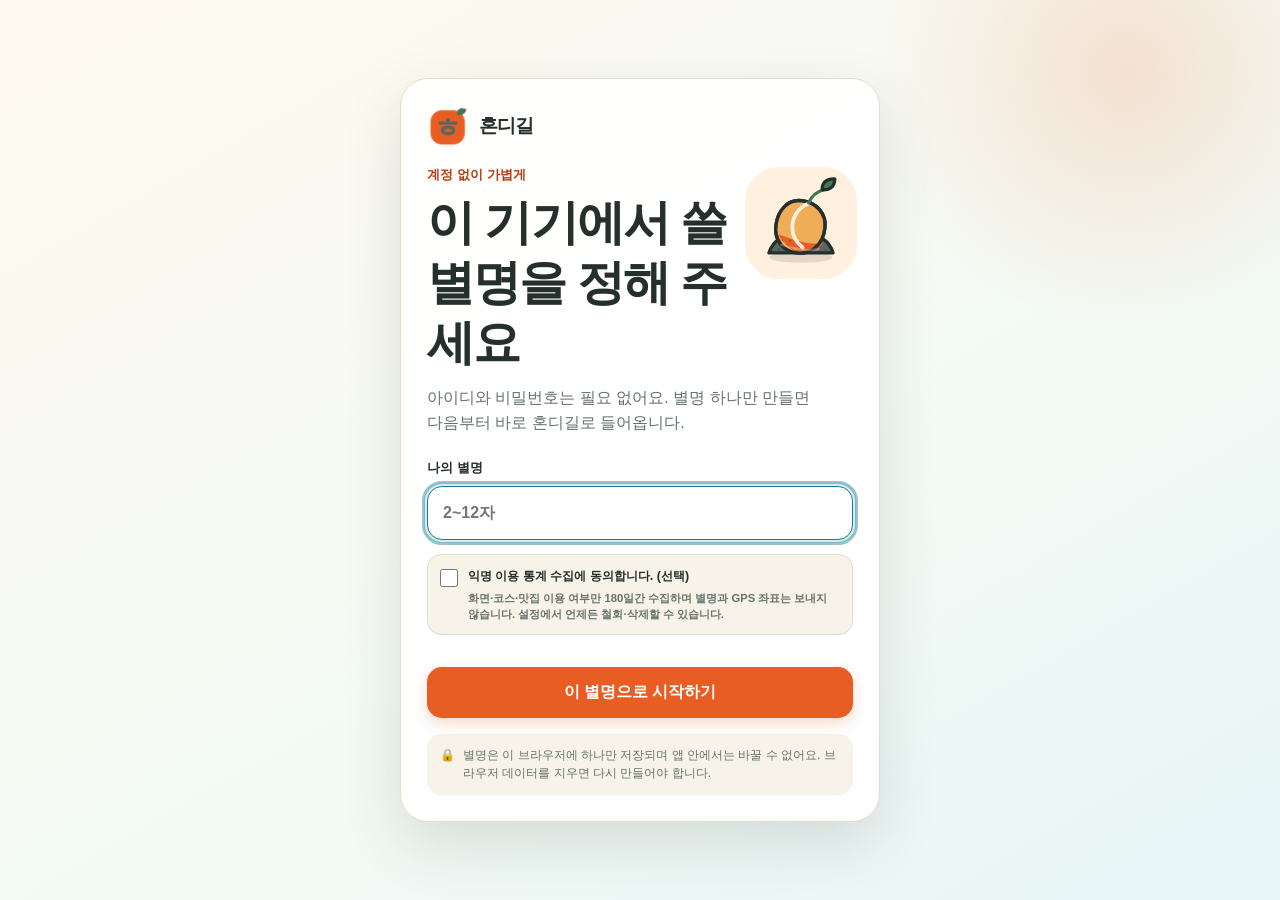
<file: index.html>
<!doctype html>
<html lang="ko">
<head>
  <meta charset="utf-8">
  <meta name="viewport" content="width=device-width,initial-scale=1,viewport-fit=cover">
  <meta name="theme-color" content="#fff9ed">
  <meta name="color-scheme" content="light">
  <meta name="description" content="제주를 걷고 달리며 나만의 제주방을 키우는 혼디길 MVP">
  <meta name="hondigil-api-base" content="https://api.hondigil.com/api/v1">
  <title>혼디길 | 제주 러닝·트래킹</title>
  <link rel="canonical" href="https://hondigil.com/">
  <link rel="icon" type="image/png" sizes="48x48" href="./static/assets/favicon-48x48.png?v=20260717-2">
  <link rel="shortcut icon" href="./static/assets/favicon.ico?v=20260717-2">
  <meta property="og:locale" content="ko_KR">
  <meta property="og:type" content="website">
  <meta property="og:site_name" content="혼디길">
  <meta property="og:title" content="혼디길 | 제주에서 혼디, 같이 걷는 길">
  <meta property="og:description" content="제주 코스를 걷고 달리며 나만의 제주방을 키워 보세요.">
  <meta property="og:url" content="https://hondigil.com/">
  <meta property="og:image" content="https://hondigil.com/static/assets/hondigil-og-1200x630.png?v=20260717-2">
  <meta property="og:image:secure_url" content="https://hondigil.com/static/assets/hondigil-og-1200x630.png?v=20260717-2">
  <meta property="og:image:type" content="image/png">
  <meta property="og:image:width" content="1200">
  <meta property="og:image:height" content="630">
  <meta property="og:image:alt" content="혼디길 사이트의 제주 러닝·트래킹 코스 메인 화면">
  <meta name="twitter:card" content="summary_large_image">
  <meta name="twitter:title" content="혼디길 | 제주에서 혼디, 같이 걷는 길">
  <meta name="twitter:description" content="제주 코스를 걷고 달리며 나만의 제주방을 키워 보세요.">
  <meta name="twitter:image" content="https://hondigil.com/static/assets/hondigil-og-1200x630.png?v=20260717-2">
  <meta name="twitter:image:alt" content="혼디길 사이트의 제주 러닝·트래킹 코스 메인 화면">
  <link rel="stylesheet" href="./static/vendor/leaflet/leaflet.css?v=1.9.4">
  <link rel="stylesheet" href="./static/assets/css/styles.css?v=20260721-3">
</head>
<body>
  <a class="skip-link" href="#main-content">본문으로 바로가기</a>
  <button class="sidebar-toggle" id="sidebarToggle" data-action="toggle-sidebar" aria-controls="desktopRail" aria-expanded="false" aria-label="사이드바 열기"><span id="sidebarToggleIcon" aria-hidden="true">☰</span></button>
  <button class="sidebar-scrim" data-action="close-sidebar" aria-label="사이드바 닫기"></button>
  <div class="app-shell">
    <aside class="desktop-rail" id="desktopRail" aria-label="주요 메뉴" aria-hidden="true">
      <a class="brand" href="#/home" data-nav="home"><span class="brand-mark" aria-hidden="true"><img src="./static/assets/favicon-48x48.png?v=20260717-3" alt=""></span><span>혼디길</span></a>
      <nav class="rail-nav" id="desktopNav"></nav>
      <div class="rail-note">📍 주변 장소는 실제 등록 위치에 표시합니다. 운영 정보는 방문 전 다시 확인해 주세요.</div>
    </aside>
    <div>
      <main class="main" id="main-content" tabindex="-1"></main>
      <footer class="site-footer" aria-label="서비스 및 법적 안내">
        <div class="site-footer-inner">
          <div class="site-footer-meta"><strong>혼디길</strong><span>제주 러닝·트래킹 MVP</span></div>
          <div class="site-footer-links">
            <button class="site-footer-link" data-legal="terms">서비스 이용약관</button>
            <button class="site-footer-link privacy" data-legal="privacy">개인정보처리방침</button>
            <button class="site-footer-link" data-legal="location">위치정보 이용안내</button>
            <button class="site-footer-link" data-legal="safety">안전·운영 안내</button>
            <a class="site-footer-link" href="https://docs.google.com/forms/d/e/1FAIpQLSflTtIYIr5sU8e4uFTFPPi7fEAu3gDB-b3Y84ucuwyXuqHalA/viewform" target="_blank" rel="noopener noreferrer">운영 문의 ↗</a>
          </div>
          <p class="site-footer-note">코스·주변 장소 정보는 현장 상황과 다를 수 있으므로 이용 전 공식 안내를 확인해 주세요. © 2026 혼디길.</p>
        </div>
      </footer>
    </div>
  </div>
  <nav class="bottom-nav" id="bottomNav" aria-label="하단 메뉴"></nav>
  <div id="modalRoot"></div>
  <div class="toast" id="toast" role="status" aria-live="polite"></div>

  <script type="module" src="./static/assets/js/app.js?v=20260721-8"></script>
</body>
</html>
</file>
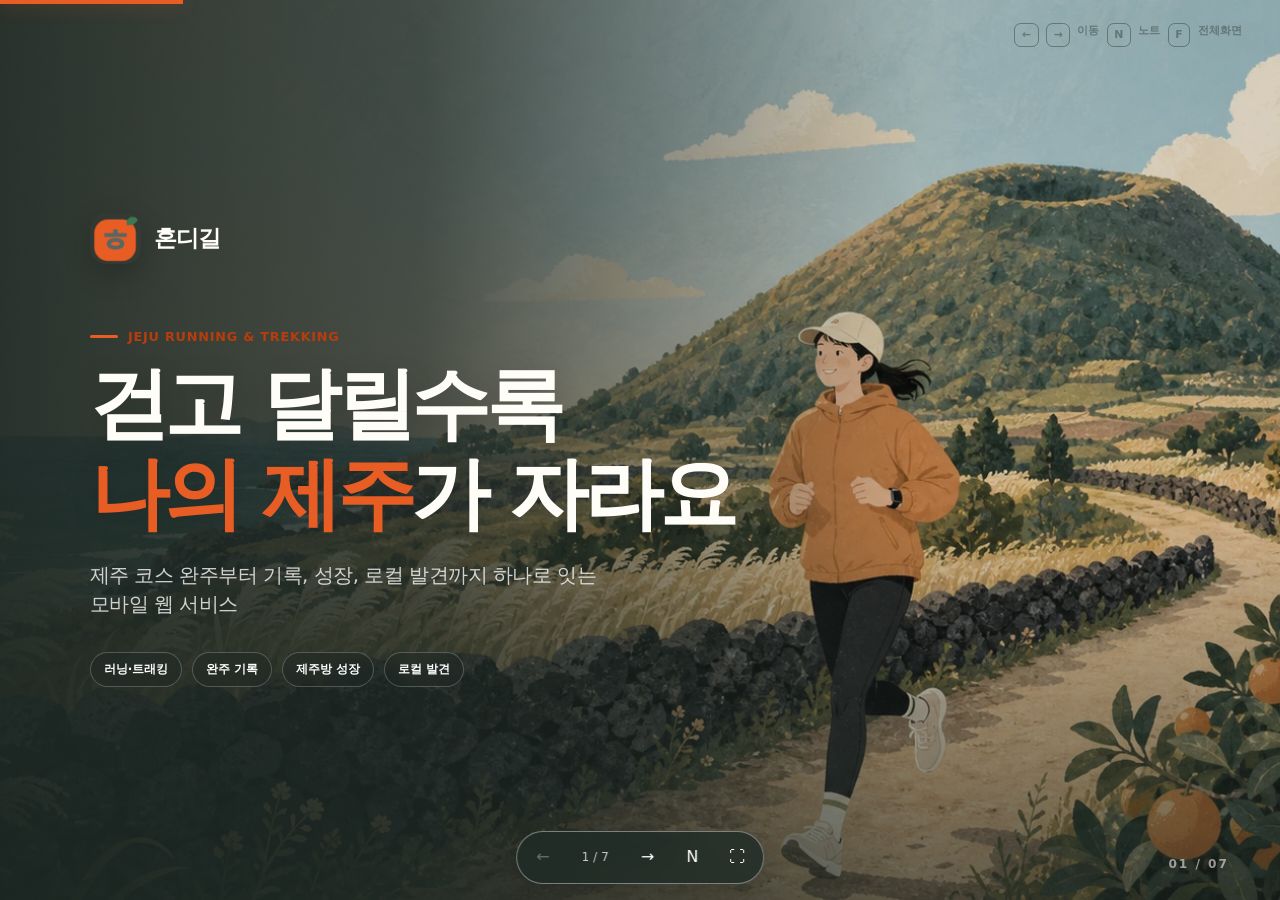
<file: presentation.html>
<!doctype html>
<html lang="ko">
<head>
  <meta charset="utf-8">
  <meta name="viewport" content="width=device-width,initial-scale=1,viewport-fit=cover">
  <meta name="theme-color" content="#fffaf0">
  <meta name="description" content="혼디길 제주 러닝·트래킹 서비스 3분 소개 발표자료">
  <title>혼디길 | 3분 서비스 소개</title>
  <link rel="icon" type="image/png" sizes="48x48" href="./static/assets/favicon-48x48.png">
  <style>
    :root {
      --paper: #fffaf0;
      --paper-deep: #f5efdf;
      --surface: rgba(255, 255, 255, .9);
      --ink: #25302c;
      --muted: #66736d;
      --line: rgba(69, 82, 79, .16);
      --orange: #e85d24;
      --orange-dark: #b83d0d;
      --orange-soft: #fff0df;
      --sea: #187a95;
      --sea-soft: #e6f6f8;
      --leaf: #477953;
      --leaf-soft: #e9f4e8;
      --basalt: #45524f;
      --shadow: 0 24px 80px rgba(37, 48, 44, .16);
      --shadow-soft: 0 12px 36px rgba(37, 48, 44, .1);
      --radius: 2rem;
      --font: Pretendard, "Apple SD Gothic Neo", "Noto Sans KR", "Malgun Gothic", system-ui, sans-serif;
    }

    * { box-sizing: border-box; }
    html, body { width: 100%; min-height: 100%; }
    html { background: #17201d; }
    body {
      margin: 0;
      overflow: hidden;
      color: var(--ink);
      background: #17201d;
      font-family: var(--font);
      line-height: 1.5;
      -webkit-font-smoothing: antialiased;
    }
    button, a { font: inherit; }
    button { color: inherit; }
    button:focus-visible, a:focus-visible {
      outline: 3px solid rgba(24, 122, 149, .55);
      outline-offset: 3px;
    }
    img { display: block; max-width: 100%; }

    .deck {
      position: relative;
      width: 100vw;
      height: 100svh;
      min-height: 34rem;
      overflow: hidden;
      background: var(--paper);
      isolation: isolate;
    }
    .deck::before {
      content: "";
      position: fixed;
      z-index: 20;
      top: 0;
      left: 0;
      width: var(--progress, 14.28%);
      height: 4px;
      background: var(--orange);
      box-shadow: 0 0 18px rgba(232, 93, 36, .45);
      transition: width .45s ease;
    }

    .slide {
      position: absolute;
      inset: 0;
      display: grid;
      align-items: center;
      padding: clamp(4rem, 7vh, 6.5rem) clamp(3.25rem, 7vw, 8.5rem) clamp(4.5rem, 8vh, 7rem);
      overflow: hidden;
      visibility: hidden;
      opacity: 0;
      transform: translateX(2.5rem) scale(.992);
      transition: opacity .38s ease, transform .48s cubic-bezier(.2, .78, .2, 1), visibility 0s .48s;
      background:
        radial-gradient(circle at 92% 3%, rgba(232, 93, 36, .12), transparent 24rem),
        radial-gradient(circle at 1% 100%, rgba(24, 122, 149, .11), transparent 26rem),
        var(--paper);
    }
    .slide.active {
      z-index: 2;
      visibility: visible;
      opacity: 1;
      transform: translateX(0) scale(1);
      transition-delay: 0s;
    }
    .slide.leaving {
      visibility: visible;
      transform: translateX(-2.5rem) scale(.992);
    }
    .slide::after {
      content: attr(data-index);
      position: absolute;
      right: clamp(2rem, 4vw, 4.5rem);
      bottom: clamp(1.5rem, 3vh, 2.5rem);
      color: rgba(37, 48, 44, .34);
      font-size: .76rem;
      font-weight: 900;
      letter-spacing: .16em;
    }

    .slide-inner {
      width: min(100%, 96rem);
      margin: 0 auto;
    }
    .kicker {
      display: flex;
      align-items: center;
      gap: .65rem;
      margin: 0 0 .8rem;
      color: var(--orange-dark);
      font-size: clamp(.72rem, 1vw, .95rem);
      font-weight: 900;
      letter-spacing: .06em;
      text-transform: uppercase;
    }
    .kicker::before {
      content: "";
      width: 1.75rem;
      height: 3px;
      border-radius: 999px;
      background: var(--orange);
    }
    h1, h2, h3, p { margin-top: 0; word-break: keep-all; overflow-wrap: break-word; }
    h1, h2, h3 { line-height: 1.13; letter-spacing: -.055em; }
    h1 { margin-bottom: 1.35rem; font-size: clamp(3.5rem, 7.3vw, 8.5rem); }
    h2 { margin-bottom: 1rem; font-size: clamp(2.4rem, 4.5vw, 5.6rem); }
    h3 { margin-bottom: .6rem; font-size: clamp(1.15rem, 1.7vw, 1.85rem); }
    .lead {
      max-width: 48rem;
      margin-bottom: 0;
      color: var(--muted);
      font-size: clamp(1rem, 1.55vw, 1.65rem);
      letter-spacing: -.025em;
    }
    .accent { color: var(--orange); }
    .sea { color: var(--sea); }
    .leaf { color: var(--leaf); }
    .tag {
      display: inline-flex;
      align-items: center;
      min-height: 2.2rem;
      padding: .45rem .82rem;
      border: 1px solid var(--line);
      border-radius: 999px;
      background: rgba(255, 255, 255, .7);
      color: var(--muted);
      font-size: clamp(.72rem, .92vw, .9rem);
      font-weight: 850;
    }

    /* 01 · Cover */
    .cover {
      padding: 0;
      align-items: stretch;
      background: #20342b;
    }
    .cover::after { color: rgba(255, 255, 255, .55); }
    .cover-media {
      position: absolute;
      inset: 0;
      width: 100%;
      height: 100%;
      object-fit: cover;
      object-position: 63% center;
      filter: saturate(.83) contrast(.98);
    }
    .cover-shade {
      position: absolute;
      inset: 0;
      background:
        linear-gradient(90deg, rgba(28, 39, 35, .94) 0%, rgba(28, 39, 35, .79) 33%, rgba(28, 39, 35, .14) 72%),
        linear-gradient(0deg, rgba(23, 32, 29, .58), transparent 42%);
    }
    .cover-content {
      position: relative;
      z-index: 1;
      display: flex;
      flex-direction: column;
      justify-content: center;
      width: min(100%, 96rem);
      height: 100%;
      margin: 0 auto;
      padding: clamp(4rem, 7vh, 7rem) clamp(3.25rem, 7vw, 8.5rem);
      color: #fffdf7;
    }
    .brand-lockup {
      display: flex;
      align-items: center;
      gap: .85rem;
      margin-bottom: clamp(2.5rem, 7vh, 6rem);
      font-size: clamp(1.25rem, 1.8vw, 2rem);
      font-weight: 950;
      letter-spacing: -.05em;
    }
    .brand-lockup img {
      width: clamp(2.8rem, 4vw, 4.4rem);
      height: clamp(2.8rem, 4vw, 4.4rem);
      border-radius: 1rem;
      box-shadow: 0 10px 28px rgba(0, 0, 0, .2);
    }
    .cover h1 {
      max-width: 9em;
      margin-bottom: 1.4rem;
      font-size: clamp(3.5rem, 6.2vw, 7.25rem);
      text-shadow: 0 5px 28px rgba(0, 0, 0, .15);
    }
    .cover .lead { max-width: 34rem; color: rgba(255, 255, 255, .78); }
    .cover-tags { display: flex; flex-wrap: wrap; gap: .6rem; margin-top: 2rem; }
    .cover .tag { border-color: rgba(255,255,255,.22); background: rgba(28,39,35,.38); color: #fff; backdrop-filter: blur(8px); }

    /* 02 · Problem */
    .problem-layout {
      display: grid;
      grid-template-columns: minmax(0, 1.1fr) minmax(32rem, .9fr);
      gap: clamp(2rem, 6vw, 7rem);
      align-items: center;
    }
    .question-line {
      margin-top: 2rem;
      color: var(--leaf);
      font-size: clamp(1.05rem, 1.55vw, 1.55rem);
      font-weight: 900;
      letter-spacing: -.035em;
    }
    .pain-stack { display: grid; gap: 1rem; }
    .pain-card {
      position: relative;
      display: grid;
      grid-template-columns: 3.4rem 1fr;
      gap: 1.1rem;
      align-items: center;
      padding: clamp(1rem, 1.5vw, 1.5rem);
      border: 1px solid var(--line);
      border-radius: 1.5rem;
      background: var(--surface);
      box-shadow: var(--shadow-soft);
    }
    .pain-card:nth-child(2) { transform: none; }
    .pain-no {
      display: grid;
      place-items: center;
      width: 3.4rem;
      height: 3.4rem;
      border-radius: 1.1rem;
      background: var(--orange-soft);
      color: var(--orange-dark);
      font-size: 1rem;
      font-weight: 950;
    }
    .pain-card h3 { margin: 0 0 .25rem; }
    .pain-card p { margin: 0; color: var(--muted); font-size: clamp(.78rem, 1vw, 1rem); }

    /* 03 · Solution */
    .solution .slide-inner { align-self: center; }
    .solution-title { display: flex; justify-content: space-between; gap: 2rem; align-items: end; }
    .solution-title .lead { max-width: 34rem; padding-bottom: .65rem; text-align: right; }
    .journey {
      position: relative;
      display: grid;
      grid-template-columns: repeat(3, minmax(0, 1fr));
      gap: clamp(1rem, 2vw, 2rem);
      margin-top: clamp(2.5rem, 6vh, 5rem);
    }
    .journey::before {
      content: "";
      position: absolute;
      z-index: -1;
      top: 2.35rem;
      left: 15%;
      right: 15%;
      border-top: 3px dashed rgba(71, 121, 83, .3);
    }
    .journey-card {
      min-height: clamp(14.5rem, 29vh, 20rem);
      padding: clamp(1.4rem, 2.2vw, 2.2rem);
      border: 1px solid var(--line);
      border-radius: var(--radius);
      background: var(--surface);
      box-shadow: var(--shadow-soft);
    }
    .journey-card:nth-child(2) { background: linear-gradient(155deg, #fff, var(--sea-soft)); }
    .journey-card:nth-child(3) { background: linear-gradient(155deg, #fff, var(--leaf-soft)); }
    .journey-icon {
      display: grid;
      place-items: center;
      width: 4.8rem;
      height: 4.8rem;
      margin-bottom: 1.8rem;
      border: 6px solid var(--paper);
      border-radius: 1.55rem;
      background: var(--orange);
      color: #fff;
      box-shadow: 0 9px 24px rgba(232, 93, 36, .22);
      font-size: 2rem;
    }
    .journey-card:nth-child(2) .journey-icon { background: var(--sea); box-shadow: 0 9px 24px rgba(24, 122, 149, .2); }
    .journey-card:nth-child(3) .journey-icon { background: var(--leaf); box-shadow: 0 9px 24px rgba(71, 121, 83, .2); }
    .journey-step { margin: 0 0 .25rem; color: var(--muted); font-size: .78rem; font-weight: 900; letter-spacing: .1em; }
    .journey-card p:last-child { margin: .9rem 0 0; color: var(--muted); font-size: clamp(.82rem, 1.04vw, 1.05rem); }

    /* 04 · Product */
    .product-layout {
      display: grid;
      grid-template-columns: minmax(0, .88fr) minmax(32rem, 1.12fr);
      gap: clamp(2rem, 5vw, 6rem);
      align-items: center;
    }
    .feature-list { display: grid; gap: .75rem; margin-top: 2rem; }
    .feature {
      display: grid;
      grid-template-columns: 2rem 1fr;
      gap: .8rem;
      align-items: start;
      padding: .75rem 0;
      border-bottom: 1px solid var(--line);
    }
    .feature:last-child { border-bottom: 0; }
    .feature-mark {
      display: grid;
      place-items: center;
      width: 2rem;
      height: 2rem;
      border-radius: .7rem;
      background: var(--leaf-soft);
      color: var(--leaf);
      font-size: .9rem;
      font-weight: 950;
    }
    .feature strong { display: block; margin-bottom: .15rem; font-size: clamp(.95rem, 1.17vw, 1.2rem); }
    .feature span { color: var(--muted); font-size: clamp(.76rem, .92vw, .95rem); }
    .device-stage {
      position: relative;
      display: grid;
      place-items: center;
      min-height: clamp(27rem, 62vh, 45rem);
    }
    .map-blob {
      position: absolute;
      inset: 7% 0 8% 12%;
      overflow: hidden;
      border-radius: 4rem 2rem 4rem 2rem;
      background:
        linear-gradient(29deg, transparent 48%, rgba(255,255,255,.75) 49% 51%, transparent 52%),
        linear-gradient(150deg, #ccecf2 0 43%, #9fc8a4 43% 65%, #78a381 65%);
      transform: rotate(2deg);
    }
    .route {
      position: absolute;
      left: 15%;
      top: 44%;
      width: 58%;
      height: 34%;
      border: .5rem solid var(--orange);
      border-left-color: transparent;
      border-bottom-color: transparent;
      border-radius: 50%;
      transform: rotate(-12deg);
      filter: drop-shadow(0 3px 0 rgba(255,255,255,.75));
    }
    .pin {
      position: absolute;
      display: grid;
      place-items: center;
      width: 2.6rem;
      height: 2.6rem;
      border: 4px solid #fff;
      border-radius: 50% 50% 50% 12%;
      background: var(--sea);
      color: #fff;
      box-shadow: 0 6px 18px rgba(22, 57, 62, .24);
      transform: rotate(-45deg);
    }
    .pin span { transform: rotate(45deg); font-size: 1rem; }
    .pin.one { top: 25%; right: 16%; }
    .pin.two { bottom: 20%; left: 13%; background: var(--orange); }
    .phone {
      position: relative;
      z-index: 1;
      width: min(22rem, 43vw);
      padding: .7rem;
      border: 1px solid rgba(255,255,255,.75);
      border-radius: 2.6rem;
      background: #21302b;
      box-shadow: 0 30px 70px rgba(25, 40, 35, .28);
      transform: rotate(-3deg);
    }
    .phone-screen {
      overflow: hidden;
      min-height: 31rem;
      border-radius: 2.05rem;
      background: var(--paper);
    }
    .phone-hero {
      position: relative;
      min-height: 9.6rem;
      padding: 1.35rem;
      background: linear-gradient(145deg, #dff5fb, #f8fbef);
    }
    .phone-hero::after { content: "🌅"; position: absolute; right: 1.1rem; bottom: .6rem; font-size: 4.7rem; }
    .phone-hero .mini-brand { margin-bottom: 2.25rem; color: var(--orange-dark); font-size: .7rem; font-weight: 900; }
    .phone-hero strong { position: relative; z-index: 1; display: block; max-width: 12rem; font-size: 1.28rem; line-height: 1.12; letter-spacing: -.05em; }
    .phone-body { padding: 1.2rem; }
    .phone-pills { display: flex; gap: .4rem; margin-bottom: .9rem; }
    .phone-pill { padding: .35rem .55rem; border-radius: 999px; background: #fff; border: 1px solid var(--line); font-size: .6rem; font-weight: 800; }
    .phone-stats { display: grid; grid-template-columns: repeat(3, 1fr); gap: .45rem; margin-bottom: .9rem; }
    .phone-stat { padding: .65rem .4rem; border-radius: .85rem; background: #f3efe5; text-align: center; font-size: .58rem; color: var(--muted); }
    .phone-stat b { display: block; margin-bottom: .1rem; color: var(--ink); font-size: .78rem; }
    .phone-map { position: relative; height: 7.5rem; overflow: hidden; border-radius: 1.05rem; background: linear-gradient(145deg,#cdeaf0 0 45%,#a7c9ac 45%); }
    .phone-map::before { content: ""; position: absolute; width: 75%; height: 75%; left: 8%; top: 9%; border: .35rem solid var(--orange); border-left-color: transparent; border-radius: 50%; transform: rotate(-14deg); }
    .phone-cta { margin-top: .85rem; padding: .8rem; border-radius: .9rem; background: var(--orange); color: #fff; text-align: center; font-size: .72rem; font-weight: 900; }

    /* 05 · Growth */
    .growth-layout {
      display: grid;
      grid-template-columns: minmax(29rem, 1.05fr) minmax(0, .95fr);
      gap: clamp(2rem, 6vw, 7rem);
      align-items: center;
    }
    .growth-visual {
      position: relative;
      min-height: clamp(26rem, 62vh, 43rem);
      border: 1px solid var(--line);
      border-radius: 3rem;
      background: linear-gradient(160deg, #fff, #eff7ee 60%, #e3f2f2);
      box-shadow: var(--shadow);
      overflow: hidden;
    }
    .growth-visual::before {
      content: "";
      position: absolute;
      left: -12%;
      right: -12%;
      bottom: -26%;
      height: 58%;
      border-radius: 50% 50% 0 0;
      background: var(--leaf);
      box-shadow: 0 -1.4rem 0 #83af7d;
    }
    .growth-orbit {
      position: absolute;
      inset: 10% 10% 21%;
      border: 2px dashed rgba(71, 121, 83, .28);
      border-radius: 50%;
      transform: rotate(-8deg);
    }
    .growth-item {
      position: absolute;
      z-index: 1;
      display: grid;
      place-items: center;
      width: clamp(7rem, 11vw, 11rem);
      aspect-ratio: 1;
      padding: 1rem;
      border: 1px solid rgba(69,82,79,.13);
      border-radius: 2rem;
      background: rgba(255,255,255,.92);
      box-shadow: var(--shadow-soft);
      text-align: center;
    }
    .growth-item img { width: 62%; height: 62%; object-fit: contain; }
    .growth-item span { margin-top: .35rem; font-size: clamp(.62rem, .82vw, .85rem); font-weight: 900; }
    .growth-item.stone { left: 9%; bottom: 17%; transform: rotate(-5deg); }
    .growth-item.seed { top: 9%; left: 38%; transform: rotate(3deg); }
    .growth-item.room { right: 6%; bottom: 25%; transform: rotate(6deg); }
    .room-icon { font-size: clamp(3.6rem, 6vw, 6.2rem); line-height: 1; }
    .growth-copy .lead { margin-bottom: 2rem; }
    .metric-pair { display: grid; grid-template-columns: 1fr 1fr; gap: 1rem; }
    .metric {
      padding: 1.3rem;
      border: 1px solid var(--line);
      border-radius: 1.35rem;
      background: rgba(255,255,255,.78);
    }
    .metric b { display: block; margin-bottom: .25rem; color: var(--orange); font-size: clamp(1.55rem, 2.3vw, 2.6rem); letter-spacing: -.05em; }
    .metric span { color: var(--muted); font-size: clamp(.74rem, .95vw, .96rem); }

    /* 06 · System */
    .system-title { display: grid; grid-template-columns: 1fr .8fr; gap: 2rem; align-items: end; }
    .system-title .lead { justify-self: end; max-width: 34rem; padding-bottom: .7rem; text-align: right; }
    .architecture {
      display: grid;
      grid-template-columns: repeat(4, minmax(0, 1fr));
      gap: clamp(.75rem, 1.6vw, 1.5rem);
      margin-top: clamp(2.4rem, 6vh, 5rem);
    }
    .arch-card {
      position: relative;
      min-height: clamp(14.5rem, 30vh, 21rem);
      padding: clamp(1.2rem, 1.8vw, 1.9rem);
      border: 1px solid var(--line);
      border-radius: 1.65rem;
      background: rgba(255,255,255,.84);
      box-shadow: var(--shadow-soft);
    }
    .arch-card:not(:last-child)::after {
      content: "→";
      position: absolute;
      z-index: 2;
      top: 50%;
      right: calc(clamp(.75rem, 1.6vw, 1.5rem) * -.78);
      display: grid;
      place-items: center;
      width: 1.75rem;
      height: 1.75rem;
      border-radius: 50%;
      background: var(--paper);
      color: var(--leaf);
      font-weight: 950;
      transform: translate(50%, -50%);
    }
    .arch-card.optional { border-style: dashed; background: rgba(230,246,248,.58); }
    .arch-icon { margin-bottom: 1.5rem; font-size: clamp(1.9rem, 2.6vw, 3rem); }
    .arch-card p { margin: .8rem 0 0; color: var(--muted); font-size: clamp(.74rem, .9vw, .92rem); }
    .arch-label { position: absolute; left: 1.3rem; bottom: 1.25rem; color: var(--leaf); font-size: .66rem; font-weight: 950; letter-spacing: .08em; text-transform: uppercase; }
    .optional .arch-label { color: var(--sea); }

    /* 07 · Closing */
    .closing {
      color: #fffdf7;
      background:
        radial-gradient(circle at 86% 18%, rgba(232, 93, 36, .25), transparent 24rem),
        radial-gradient(circle at 12% 90%, rgba(24, 122, 149, .23), transparent 30rem),
        #20342b;
    }
    .closing::after { color: rgba(255, 255, 255, .5); }
    .closing .slide-inner { text-align: center; transform: translateY(-2.5rem); }
    .closing .kicker { justify-content: center; color: #ffb17f; }
    .closing h2 { max-width: 13ch; margin: 0 auto 1.4rem; font-size: clamp(3rem, 5.8vw, 7.2rem); }
    .closing .lead { max-width: 42rem; margin: 0 auto; color: rgba(255,255,255,.72); }
    .closing-actions { display: flex; justify-content: center; flex-wrap: wrap; gap: .75rem; margin-top: 2.3rem; }
    .closing-link {
      display: inline-flex;
      align-items: center;
      justify-content: center;
      min-height: 3.4rem;
      padding: .85rem 1.4rem;
      border-radius: 1rem;
      background: var(--orange);
      color: #fff;
      font-weight: 900;
      text-decoration: none;
      box-shadow: 0 12px 28px rgba(232, 93, 36, .24);
    }
    .closing-note { margin: 1.4rem 0 0; color: rgba(255,255,255,.54); font-size: .78rem; }
    .closing-mark {
      width: clamp(5rem, 8vw, 8rem);
      margin: 0 auto 1.8rem;
      border-radius: 2rem;
      box-shadow: 0 18px 42px rgba(0,0,0,.22);
    }

    /* Controls & notes */
    .controls {
      position: fixed;
      z-index: 50;
      left: 50%;
      bottom: max(1rem, env(safe-area-inset-bottom));
      display: flex;
      align-items: center;
      gap: .35rem;
      padding: .38rem;
      border: 1px solid rgba(255,255,255,.4);
      border-radius: 999px;
      background: rgba(31, 43, 39, .82);
      box-shadow: 0 10px 30px rgba(0,0,0,.2);
      backdrop-filter: blur(12px);
      transform: translateX(-50%);
      transition: opacity .2s ease;
    }
    .controls button {
      display: grid;
      place-items: center;
      min-width: 2.45rem;
      height: 2.45rem;
      padding: 0 .7rem;
      border: 0;
      border-radius: 999px;
      background: transparent;
      color: #fff;
      cursor: pointer;
    }
    .controls button:hover { background: rgba(255,255,255,.12); }
    .controls button:disabled { opacity: .32; cursor: default; }
    .counter { min-width: 3.4rem; color: rgba(255,255,255,.75); text-align: center; font-size: .75rem; font-variant-numeric: tabular-nums; }
    .keyboard-hint {
      position: fixed;
      z-index: 30;
      right: clamp(1.5rem, 3vw, 3rem);
      top: clamp(1.2rem, 2.5vh, 2.2rem);
      display: flex;
      gap: .45rem;
      color: rgba(37,48,44,.42);
      font-size: .68rem;
      font-weight: 800;
    }
    .cover .keyboard-hint, .closing .keyboard-hint { color: rgba(255,255,255,.58); }
    .key { padding: .2rem .42rem; border: 1px solid currentColor; border-radius: .42rem; }
    .notes-panel {
      position: fixed;
      z-index: 60;
      right: 1rem;
      bottom: 5rem;
      width: min(28rem, calc(100vw - 2rem));
      padding: 1.25rem 1.35rem;
      border: 1px solid rgba(255,255,255,.36);
      border-radius: 1.2rem;
      background: rgba(25, 34, 31, .94);
      color: #fff;
      box-shadow: 0 22px 60px rgba(0,0,0,.3);
      backdrop-filter: blur(14px);
      visibility: hidden;
      opacity: 0;
      transform: translateY(.75rem);
      transition: .2s ease;
    }
    .notes-panel.open { visibility: visible; opacity: 1; transform: translateY(0); }
    .notes-panel strong { display: block; margin-bottom: .55rem; color: #ffb17f; font-size: .72rem; letter-spacing: .08em; }
    .notes-panel p { margin: 0; color: rgba(255,255,255,.82); font-size: .9rem; line-height: 1.7; }
    .speaker-note { display: none; }

    @media (max-width: 900px) {
      .deck { min-height: 40rem; }
      .slide { padding: 4.3rem 1.4rem 5.5rem; overflow-y: auto; }
      .slide-inner { margin: auto; }
      .problem-layout, .product-layout, .growth-layout { grid-template-columns: 1fr; gap: 2rem; }
      .problem-layout { align-content: center; }
      .pain-stack { grid-template-columns: repeat(3, 1fr); }
      .pain-card { grid-template-columns: 1fr; align-content: start; }
      .pain-card:nth-child(2) { transform: none; }
      .journey { gap: .65rem; }
      .journey-card { min-height: 13rem; padding: 1.1rem; }
      .journey-icon { width: 3.6rem; height: 3.6rem; margin-bottom: 1rem; border-width: 4px; font-size: 1.5rem; }
      .product-layout { grid-template-columns: .85fr 1.15fr; }
      .product-layout h2 { font-size: clamp(2rem, 6vw, 3.8rem); }
      .feature-list { margin-top: 1rem; }
      .feature { padding: .45rem 0; }
      .device-stage { min-height: 28rem; }
      .phone { width: min(19rem, 43vw); }
      .phone-screen { min-height: 27rem; }
      .phone-map { height: 5rem; }
      .growth-layout { grid-template-columns: .95fr 1.05fr; }
      .growth-visual { min-height: 27rem; }
      .architecture { grid-template-columns: repeat(2, 1fr); }
      .arch-card { min-height: 10rem; }
      .arch-card:nth-child(2)::after { display: none; }
      .system-title { grid-template-columns: 1fr; }
      .system-title .lead { justify-self: start; padding: 0; text-align: left; }
    }

    @media (max-width: 640px) {
      body { overflow-x: hidden; overflow-y: auto; }
      .deck { min-height: 100svh; height: auto; }
      .slide { position: relative; display: none; min-height: 100svh; }
      .slide.active { display: grid; }
      h1 { font-size: clamp(3rem, 17vw, 5rem); }
      h2 { font-size: clamp(2.2rem, 11vw, 3.5rem); }
      .cover { min-height: 100svh; padding: 0; }
      .cover-content { padding: 4rem 1.5rem 6rem; }
      .cover h1 { max-width: 7.8em; }
      .cover-media { object-position: 68% center; }
      .cover-shade { background: linear-gradient(90deg, rgba(28,39,35,.94), rgba(28,39,35,.45)), linear-gradient(0deg,rgba(23,32,29,.7),transparent 50%); }
      .problem-layout, .product-layout, .growth-layout { grid-template-columns: 1fr; }
      .pain-stack, .journey, .architecture { grid-template-columns: 1fr; }
      .pain-card { grid-template-columns: 3.2rem 1fr; }
      .journey::before, .arch-card::after { display: none !important; }
      .journey-card { min-height: 0; }
      .device-stage { min-height: 31rem; }
      .phone { width: 18rem; }
      .growth-visual { min-height: 26rem; }
      .growth-item { width: 7rem; }
      .metric-pair { grid-template-columns: 1fr; }
      .system-title { grid-template-columns: 1fr; }
      .keyboard-hint { display: none; }
      .controls { bottom: max(.7rem, env(safe-area-inset-bottom)); }
      .closing .slide-inner { transform: none; }
      .slide::after { display: none; }
    }

    @media (prefers-reduced-motion: reduce) {
      *, *::before, *::after { scroll-behavior: auto !important; transition-duration: .01ms !important; animation-duration: .01ms !important; }
    }

    @media print {
      @page { size: 16in 9in; margin: 0; }
      body { overflow: visible; background: #fff; }
      .deck { height: auto; min-height: 0; overflow: visible; }
      .deck::before, .controls, .keyboard-hint, .notes-panel { display: none !important; }
      .slide, .slide.active {
        position: relative;
        display: grid;
        width: 16in;
        height: 9in;
        padding: .65in 1in .75in;
        page-break-after: always;
        visibility: visible;
        opacity: 1;
        transform: none;
      }
      .cover { padding: 0; }
    }
  </style>
</head>
<body>
  <main class="deck" id="deck" aria-label="혼디길 서비스 소개 발표자료">
    <section class="slide cover active" data-index="01 / 07" aria-hidden="false">
      <img class="cover-media" src="./static/assets/hondigil-jeju-hero.webp" alt="제주 오름과 돌담길을 달리는 러너">
      <div class="cover-shade" aria-hidden="true"></div>
      <div class="cover-content">
        <div class="brand-lockup"><img src="./static/assets/favicon-48x48.png" alt=""><span>혼디길</span></div>
        <p class="kicker">Jeju running &amp; trekking</p>
        <h1>걷고 달릴수록<br><span class="accent">나의 제주</span>가 자라요</h1>
        <p class="lead">제주 코스 완주부터 기록, 성장, 로컬 발견까지 하나로 잇는 모바일 웹 서비스</p>
        <div class="cover-tags" aria-label="서비스 핵심 키워드">
          <span class="tag">러닝·트래킹</span><span class="tag">완주 기록</span><span class="tag">제주방 성장</span><span class="tag">로컬 발견</span>
        </div>
      </div>
      <aside class="speaker-note">안녕하세요. 제가 소개할 서비스는 ‘혼디길’입니다. 제주어로 ‘함께’를 뜻하는 혼디처럼, 제주의 길과 기록, 그리고 로컬 경험을 한 흐름으로 연결한 러닝·트래킹 서비스입니다.</aside>
    </section>

    <section class="slide" data-index="02 / 07" aria-hidden="true">
      <div class="slide-inner problem-layout">
        <div>
          <p class="kicker">Problem</p>
          <h2>좋은 길을 찾은 뒤에도<br><span class="accent">탐색은 계속</span>됩니다</h2>
          <p class="lead">코스를 고르고, 현장에서 안전하게 움직이고, 완주 뒤 무엇을 할지까지 정보가 여러 곳에 흩어져 있습니다.</p>
          <p class="question-line">“한 번에 이어지는 제주 경험은 없을까?”</p>
        </div>
        <div class="pain-stack" aria-label="사용자 문제 세 가지">
          <article class="pain-card"><div class="pain-no">01</div><div><h3>코스 정보의 파편화</h3><p>거리·난이도·안전 정보가 제각각</p></div></article>
          <article class="pain-card"><div class="pain-no">02</div><div><h3>완주 동기의 단절</h3><p>기록은 남아도 다음 행동으로 이어지지 않음</p></div></article>
          <article class="pain-card"><div class="pain-no">03</div><div><h3>로컬 경험과의 거리</h3><p>좋은 코스와 주변 장소를 따로 검색</p></div></article>
        </div>
      </div>
      <aside class="speaker-note">기존에는 코스의 거리와 난이도, 안전 정보를 따로 확인하고, 완주 뒤 갈 장소도 다시 검색해야 합니다. 기록도 숫자로만 남기 쉬워 다음 활동의 동기가 약합니다. 혼디길은 이 끊어진 경험을 하나로 잇는 데서 시작했습니다.</aside>
    </section>

    <section class="slide solution" data-index="03 / 07" aria-hidden="true">
      <div class="slide-inner">
        <div class="solution-title">
          <div><p class="kicker">Solution</p><h2>한 번의 완주를<br><span class="leaf">하나의 제주 경험</span>으로</h2></div>
          <p class="lead">선택 → 활동 → 보상의 짧고 분명한 흐름으로 첫 방문도 쉽게 시작합니다.</p>
        </div>
        <div class="journey">
          <article class="journey-card"><div class="journey-icon">🗺️</div><p class="journey-step">STEP 01</p><h3>내 길을 골라요</h3><p>10개 제주 코스를 유형·지역·거리·난이도로 탐색합니다.</p></article>
          <article class="journey-card"><div class="journey-icon">📍</div><p class="journey-step">STEP 02</p><h3>안전하게 걸어요</h3><p>실제 보행 경로와 준비물, GPS 인증으로 활동을 안내합니다.</p></article>
          <article class="journey-card"><div class="journey-icon">🌱</div><p class="journey-step">STEP 03</p><h3>나의 제주를 키워요</h3><p>완주 기록은 제주방의 성장과 주변 로컬 발견으로 이어집니다.</p></article>
        </div>
      </div>
      <aside class="speaker-note">사용 흐름은 세 단계입니다. 먼저 10개 코스 중 나에게 맞는 길을 고릅니다. 현장에서는 실제 보행 경로와 GPS 인증으로 출발과 도착을 확인합니다. 마지막으로 완주 기록이 제주방의 성장과 주변 로컬 장소 추천으로 이어집니다.</aside>
    </section>

    <section class="slide" data-index="04 / 07" aria-hidden="true">
      <div class="slide-inner product-layout">
        <div>
          <p class="kicker">Core experience</p>
          <h2>현장에서 필요한 정보만<br><span class="sea">한 화면에</span></h2>
          <p class="lead">보기 좋은 코스 카드에서 실제 활동과 완주까지 끊김 없이 이어집니다.</p>
          <div class="feature-list">
            <div class="feature"><span class="feature-mark">✓</span><div><strong>OpenStreetMap 보행 경로</strong><span>경로선과 실제 좌표 기반 주변 장소</span></div></div>
            <div class="feature"><span class="feature-mark">✓</span><div><strong>출발·도착 GPS 인증</strong><span>권한 거부와 오차 상황도 친절하게 안내</span></div></div>
            <div class="feature"><span class="feature-mark">✓</span><div><strong>식당·카페·주차장 연결</strong><span>코스 전후의 선택을 한 화면에서 해결</span></div></div>
          </div>
        </div>
        <div class="device-stage" aria-label="혼디길 코스 상세 화면 예시">
          <div class="map-blob" aria-hidden="true"><span class="route"></span><span class="pin one"><span>☕</span></span><span class="pin two"><span>🍚</span></span></div>
          <div class="phone">
            <div class="phone-screen">
              <div class="phone-hero"><div class="mini-brand">혼디길 · 애월</div><strong>애월 노을<br>해안길</strong></div>
              <div class="phone-body">
                <div class="phone-pills"><span class="phone-pill">러닝</span><span class="phone-pill">초급</span><span class="phone-pill">해안</span></div>
                <div class="phone-stats"><div class="phone-stat"><b>5.0 km</b>거리</div><div class="phone-stat"><b>48분</b>예상</div><div class="phone-stat"><b>노을</b>추천</div></div>
                <div class="phone-map" aria-hidden="true"></div>
                <div class="phone-cta">이 코스 시작하기</div>
              </div>
            </div>
          </div>
        </div>
      </div>
      <aside class="speaker-note">핵심 화면은 현장 사용에 집중했습니다. 코스 상세에서 거리와 소요 시간, 준비물과 안전 정보를 바로 확인하고, 지도에서는 보행 경로와 식당·카페·주차장을 함께 봅니다. GPS 권한이 없거나 오차가 커도 사용자가 다음 행동을 알 수 있게 안내합니다.</aside>
    </section>

    <section class="slide" data-index="05 / 07" aria-hidden="true">
      <div class="slide-inner growth-layout">
        <div class="growth-visual" aria-label="완주 기록에 따라 성장하는 제주방">
          <div class="growth-orbit" aria-hidden="true"></div>
          <div class="growth-item stone"><img src="./static/assets/dol-hareubang.svg" alt="돌하르방"><span>완주가 쌓일수록</span></div>
          <div class="growth-item seed"><img src="./static/assets/seed.svg" alt="귤나무 씨앗"><span>거리가 늘수록</span></div>
          <div class="growth-item room"><div class="room-icon" aria-hidden="true">🏡</div><span>제주방이 성장</span></div>
        </div>
        <div class="growth-copy">
          <p class="kicker">Motivation</p>
          <h2>기록은 숫자보다<br><span class="accent">기억에 남아야</span> 합니다</h2>
          <p class="lead">완주 횟수로 돌하르방이, 누적 거리로 귤나무가 자라며 나만의 제주방이 완성됩니다.</p>
          <div class="metric-pair">
            <div class="metric"><b>완주 횟수</b><span>돌하르방 레벨과 경험치</span></div>
            <div class="metric"><b>누적 거리</b><span>귤나무의 성장 단계</span></div>
          </div>
        </div>
      </div>
      <aside class="speaker-note">혼디길의 차별점은 기록을 감정적인 보상으로 바꾼다는 점입니다. 완주 횟수에 따라 돌하르방이 성장하고, 누적 거리에 따라 귤나무가 자랍니다. 사용자는 숫자 목록이 아니라 ‘내가 만든 제주방’을 보며 다음 코스를 시작할 이유를 얻습니다.</aside>
    </section>

    <section class="slide" data-index="06 / 07" aria-hidden="true">
      <div class="slide-inner">
        <div class="system-title">
          <div><p class="kicker">Reliable by design</p><h2>가볍게 시작하고<br><span class="leaf">안전하게 확장</span>합니다</h2></div>
          <p class="lead">정적 배포만으로 핵심 경험을 제공하고, 필요할 때 서버와 운영 데이터 수집을 연결합니다.</p>
        </div>
        <div class="architecture" aria-label="혼디길 기술 구성">
          <article class="arch-card"><div class="arch-icon">📱</div><h3>모바일 웹</h3><p>설치 없이 링크로 바로 시작하는 반응형 인터페이스</p><span class="arch-label">HTML · CSS · JS</span></article>
          <article class="arch-card"><div class="arch-icon">💾</div><h3>로컬 우선</h3><p>네트워크가 불안해도 기록 흐름과 화면 상태를 유지</p><span class="arch-label">localStorage</span></article>
          <article class="arch-card"><div class="arch-icon">🛡️</div><h3>서버 동기화</h3><p>세션·검증·관리 기능은 Django API로 안전하게 확장</p><span class="arch-label">Django REST</span></article>
          <article class="arch-card optional"><div class="arch-icon">📊</div><h3>운영 인사이트</h3><p>필요한 이벤트만 선택적으로 수집하고 재전송을 관리</p><span class="arch-label">Optional · Sheets</span></article>
        </div>
      </div>
      <aside class="speaker-note">구현은 정적 웹을 중심으로 설계했습니다. 그래서 GitHub Pages에서도 핵심 화면과 로컬 기록이 동작하고, 네트워크가 불안해도 흐름을 유지합니다. 서버가 연결되면 Django가 세션과 검증, 동기화를 담당하고, 운영 이벤트 수집은 선택적으로 확장할 수 있습니다.</aside>
    </section>

    <section class="slide closing" data-index="07 / 07" aria-hidden="true">
      <div class="slide-inner">
        <img class="closing-mark" src="./static/assets/favicon-48x48.png" alt="혼디길">
        <p class="kicker">One more path, one more Jeju</p>
        <h2>제주를 <span class="accent">소비하는 여행</span>에서<br>나만의 제주를 <span class="accent">쌓는 여행</span>으로</h2>
        <p class="lead">혼디길은 길을 추천하는 데서 끝나지 않고, 다시 걷고 싶은 이유를 만듭니다.</p>
        <div class="closing-actions"><a class="closing-link" href="https://hondigil.com/">혼디길 직접 보기 →</a></div>
        <p class="closing-note">감사합니다 · 질문을 받겠습니다</p>
      </div>
      <aside class="speaker-note">혼디길은 제주 코스를 추천하는 서비스에서 끝나지 않습니다. 한 번의 활동이 나만의 제주를 쌓는 경험이 되고, 다시 걷고 싶은 이유가 되도록 만들었습니다. 제주를 소비하는 여행에서 나만의 제주를 쌓는 여행으로, 혼디길입니다. 감사합니다.</aside>
    </section>

    <div class="keyboard-hint" aria-hidden="true"><span class="key">←</span><span class="key">→</span><span>이동</span><span class="key">N</span><span>노트</span><span class="key">F</span><span>전체화면</span></div>
    <nav class="controls" aria-label="슬라이드 조작">
      <button id="prevBtn" type="button" aria-label="이전 슬라이드">←</button>
      <span class="counter" id="counter" aria-live="polite">1 / 7</span>
      <button id="nextBtn" type="button" aria-label="다음 슬라이드">→</button>
      <button id="notesBtn" type="button" aria-label="발표자 노트 열기" aria-pressed="false">N</button>
      <button id="fullscreenBtn" type="button" aria-label="전체 화면으로 보기">⛶</button>
    </nav>
    <aside class="notes-panel" id="notesPanel" aria-live="polite"><strong id="notesTitle">발표자 노트 · 1 / 7</strong><p id="notesText"></p></aside>
  </main>

  <script>
    (() => {
      'use strict';
      const deck = document.getElementById('deck');
      const slides = [...document.querySelectorAll('.slide')];
      const prevBtn = document.getElementById('prevBtn');
      const nextBtn = document.getElementById('nextBtn');
      const notesBtn = document.getElementById('notesBtn');
      const fullscreenBtn = document.getElementById('fullscreenBtn');
      const counter = document.getElementById('counter');
      const notesPanel = document.getElementById('notesPanel');
      const notesTitle = document.getElementById('notesTitle');
      const notesText = document.getElementById('notesText');
      const parsedHash = Number.parseInt(location.hash.slice(1), 10);
      let current = Number.isFinite(parsedHash) ? Math.min(Math.max(parsedHash - 1, 0), slides.length - 1) : 0;
      let touchStartX = null;

      function update(next, direction = 1) {
        const target = Math.min(Math.max(next, 0), slides.length - 1);
        slides.forEach((slide, index) => {
          slide.classList.toggle('active', index === target);
          slide.classList.toggle('leaving', index !== target && ((direction > 0 && index < target) || (direction < 0 && index > target)));
          slide.setAttribute('aria-hidden', String(index !== target));
        });
        current = target;
        counter.textContent = `${current + 1} / ${slides.length}`;
        prevBtn.disabled = current === 0;
        nextBtn.disabled = current === slides.length - 1;
        deck.style.setProperty('--progress', `${((current + 1) / slides.length) * 100}%`);
        const note = slides[current].querySelector('.speaker-note');
        notesTitle.textContent = `발표자 노트 · ${current + 1} / ${slides.length}`;
        notesText.textContent = note ? note.textContent.trim() : '';
        const newHash = `#${current + 1}`;
        if (location.hash !== newHash) history.replaceState(null, '', newHash);
      }

      function move(step) { update(current + step, step); }
      function toggleNotes(force) {
        const open = typeof force === 'boolean' ? force : !notesPanel.classList.contains('open');
        notesPanel.classList.toggle('open', open);
        notesBtn.setAttribute('aria-pressed', String(open));
        notesBtn.setAttribute('aria-label', open ? '발표자 노트 닫기' : '발표자 노트 열기');
      }
      async function toggleFullscreen() {
        try {
          if (!document.fullscreenElement && document.documentElement.requestFullscreen) await document.documentElement.requestFullscreen();
          else if (document.exitFullscreen) await document.exitFullscreen();
        } catch (_) {
          fullscreenBtn.setAttribute('title', '이 브라우저에서는 전체 화면을 사용할 수 없습니다.');
        }
      }

      prevBtn.addEventListener('click', () => move(-1));
      nextBtn.addEventListener('click', () => move(1));
      notesBtn.addEventListener('click', () => toggleNotes());
      fullscreenBtn.addEventListener('click', toggleFullscreen);
      window.addEventListener('hashchange', () => {
        const page = Number.parseInt(location.hash.slice(1), 10);
        if (Number.isFinite(page)) update(page - 1, page - 1 >= current ? 1 : -1);
      });
      window.addEventListener('keydown', (event) => {
        if (event.key === 'ArrowRight' || event.key === 'PageDown' || event.key === ' ') { event.preventDefault(); move(1); }
        else if (event.key === 'ArrowLeft' || event.key === 'PageUp') { event.preventDefault(); move(-1); }
        else if (event.key === 'Home') { event.preventDefault(); update(0, -1); }
        else if (event.key === 'End') { event.preventDefault(); update(slides.length - 1, 1); }
        else if (event.key.toLowerCase() === 'n') toggleNotes();
        else if (event.key.toLowerCase() === 'f') toggleFullscreen();
        else if (event.key === 'Escape') toggleNotes(false);
      });
      deck.addEventListener('touchstart', (event) => { touchStartX = event.changedTouches[0].clientX; }, {passive: true});
      deck.addEventListener('touchend', (event) => {
        if (touchStartX === null) return;
        const delta = event.changedTouches[0].clientX - touchStartX;
        if (Math.abs(delta) > 50) move(delta < 0 ? 1 : -1);
        touchStartX = null;
      }, {passive: true});
      document.addEventListener('fullscreenchange', () => {
        fullscreenBtn.textContent = document.fullscreenElement ? '×' : '⛶';
        fullscreenBtn.setAttribute('aria-label', document.fullscreenElement ? '전체 화면 종료' : '전체 화면으로 보기');
      });

      update(current, 1);
    })();
  </script>
</body>
</html>
</file>
<file: static/vendor/leaflet/leaflet.css>
/* required styles */

.leaflet-pane,
.leaflet-tile,
.leaflet-marker-icon,
.leaflet-marker-shadow,
.leaflet-tile-container,
.leaflet-pane > svg,
.leaflet-pane > canvas,
.leaflet-zoom-box,
.leaflet-image-layer,
.leaflet-layer {
	position: absolute;
	left: 0;
	top: 0;
	}
.leaflet-container {
	overflow: hidden;
	}
.leaflet-tile,
.leaflet-marker-icon,
.leaflet-marker-shadow {
	-webkit-user-select: none;
	   -moz-user-select: none;
	        user-select: none;
	  -webkit-user-drag: none;
	}
/* Prevents IE11 from highlighting tiles in blue */
.leaflet-tile::selection {
	background: transparent;
}
/* Safari renders non-retina tile on retina better with this, but Chrome is worse */
.leaflet-safari .leaflet-tile {
	image-rendering: -webkit-optimize-contrast;
	}
/* hack that prevents hw layers "stretching" when loading new tiles */
.leaflet-safari .leaflet-tile-container {
	width: 1600px;
	height: 1600px;
	-webkit-transform-origin: 0 0;
	}
.leaflet-marker-icon,
.leaflet-marker-shadow {
	display: block;
	}
/* .leaflet-container svg: reset svg max-width decleration shipped in Joomla! (joomla.org) 3.x */
/* .leaflet-container img: map is broken in FF if you have max-width: 100% on tiles */
.leaflet-container .leaflet-overlay-pane svg {
	max-width: none !important;
	max-height: none !important;
	}
.leaflet-container .leaflet-marker-pane img,
.leaflet-container .leaflet-shadow-pane img,
.leaflet-container .leaflet-tile-pane img,
.leaflet-container img.leaflet-image-layer,
.leaflet-container .leaflet-tile {
	max-width: none !important;
	max-height: none !important;
	width: auto;
	padding: 0;
	}

.leaflet-container img.leaflet-tile {
	/* See: https://bugs.chromium.org/p/chromium/issues/detail?id=600120 */
	mix-blend-mode: plus-lighter;
}

.leaflet-container.leaflet-touch-zoom {
	-ms-touch-action: pan-x pan-y;
	touch-action: pan-x pan-y;
	}
.leaflet-container.leaflet-touch-drag {
	-ms-touch-action: pinch-zoom;
	/* Fallback for FF which doesn't support pinch-zoom */
	touch-action: none;
	touch-action: pinch-zoom;
}
.leaflet-container.leaflet-touch-drag.leaflet-touch-zoom {
	-ms-touch-action: none;
	touch-action: none;
}
.leaflet-container {
	-webkit-tap-highlight-color: transparent;
}
.leaflet-container a {
	-webkit-tap-highlight-color: rgba(51, 181, 229, 0.4);
}
.leaflet-tile {
	filter: inherit;
	visibility: hidden;
	}
.leaflet-tile-loaded {
	visibility: inherit;
	}
.leaflet-zoom-box {
	width: 0;
	height: 0;
	-moz-box-sizing: border-box;
	     box-sizing: border-box;
	z-index: 800;
	}
/* workaround for https://bugzilla.mozilla.org/show_bug.cgi?id=888319 */
.leaflet-overlay-pane svg {
	-moz-user-select: none;
	}

.leaflet-pane         { z-index: 400; }

.leaflet-tile-pane    { z-index: 200; }
.leaflet-overlay-pane { z-index: 400; }
.leaflet-shadow-pane  { z-index: 500; }
.leaflet-marker-pane  { z-index: 600; }
.leaflet-tooltip-pane   { z-index: 650; }
.leaflet-popup-pane   { z-index: 700; }

.leaflet-map-pane canvas { z-index: 100; }
.leaflet-map-pane svg    { z-index: 200; }

.leaflet-vml-shape {
	width: 1px;
	height: 1px;
	}
.lvml {
	behavior: url(#default#VML);
	display: inline-block;
	position: absolute;
	}


/* control positioning */

.leaflet-control {
	position: relative;
	z-index: 800;
	pointer-events: visiblePainted; /* IE 9-10 doesn't have auto */
	pointer-events: auto;
	}
.leaflet-top,
.leaflet-bottom {
	position: absolute;
	z-index: 1000;
	pointer-events: none;
	}
.leaflet-top {
	top: 0;
	}
.leaflet-right {
	right: 0;
	}
.leaflet-bottom {
	bottom: 0;
	}
.leaflet-left {
	left: 0;
	}
.leaflet-control {
	float: left;
	clear: both;
	}
.leaflet-right .leaflet-control {
	float: right;
	}
.leaflet-top .leaflet-control {
	margin-top: 10px;
	}
.leaflet-bottom .leaflet-control {
	margin-bottom: 10px;
	}
.leaflet-left .leaflet-control {
	margin-left: 10px;
	}
.leaflet-right .leaflet-control {
	margin-right: 10px;
	}


/* zoom and fade animations */

.leaflet-fade-anim .leaflet-popup {
	opacity: 0;
	-webkit-transition: opacity 0.2s linear;
	   -moz-transition: opacity 0.2s linear;
	        transition: opacity 0.2s linear;
	}
.leaflet-fade-anim .leaflet-map-pane .leaflet-popup {
	opacity: 1;
	}
.leaflet-zoom-animated {
	-webkit-transform-origin: 0 0;
	    -ms-transform-origin: 0 0;
	        transform-origin: 0 0;
	}
svg.leaflet-zoom-animated {
	will-change: transform;
}

.leaflet-zoom-anim .leaflet-zoom-animated {
	-webkit-transition: -webkit-transform 0.25s cubic-bezier(0,0,0.25,1);
	   -moz-transition:    -moz-transform 0.25s cubic-bezier(0,0,0.25,1);
	        transition:         transform 0.25s cubic-bezier(0,0,0.25,1);
	}
.leaflet-zoom-anim .leaflet-tile,
.leaflet-pan-anim .leaflet-tile {
	-webkit-transition: none;
	   -moz-transition: none;
	        transition: none;
	}

.leaflet-zoom-anim .leaflet-zoom-hide {
	visibility: hidden;
	}


/* cursors */

.leaflet-interactive {
	cursor: pointer;
	}
.leaflet-grab {
	cursor: -webkit-grab;
	cursor:    -moz-grab;
	cursor:         grab;
	}
.leaflet-crosshair,
.leaflet-crosshair .leaflet-interactive {
	cursor: crosshair;
	}
.leaflet-popup-pane,
.leaflet-control {
	cursor: auto;
	}
.leaflet-dragging .leaflet-grab,
.leaflet-dragging .leaflet-grab .leaflet-interactive,
.leaflet-dragging .leaflet-marker-draggable {
	cursor: move;
	cursor: -webkit-grabbing;
	cursor:    -moz-grabbing;
	cursor:         grabbing;
	}

/* marker & overlays interactivity */
.leaflet-marker-icon,
.leaflet-marker-shadow,
.leaflet-image-layer,
.leaflet-pane > svg path,
.leaflet-tile-container {
	pointer-events: none;
	}

.leaflet-marker-icon.leaflet-interactive,
.leaflet-image-layer.leaflet-interactive,
.leaflet-pane > svg path.leaflet-interactive,
svg.leaflet-image-layer.leaflet-interactive path {
	pointer-events: visiblePainted; /* IE 9-10 doesn't have auto */
	pointer-events: auto;
	}

/* visual tweaks */

.leaflet-container {
	background: #ddd;
	outline-offset: 1px;
	}
.leaflet-container a {
	color: #0078A8;
	}
.leaflet-zoom-box {
	border: 2px dotted #38f;
	background: rgba(255,255,255,0.5);
	}


/* general typography */
.leaflet-container {
	font-family: "Helvetica Neue", Arial, Helvetica, sans-serif;
	font-size: 12px;
	font-size: 0.75rem;
	line-height: 1.5;
	}


/* general toolbar styles */

.leaflet-bar {
	box-shadow: 0 1px 5px rgba(0,0,0,0.65);
	border-radius: 4px;
	}
.leaflet-bar a {
	background-color: #fff;
	border-bottom: 1px solid #ccc;
	width: 26px;
	height: 26px;
	line-height: 26px;
	display: block;
	text-align: center;
	text-decoration: none;
	color: black;
	}
.leaflet-bar a,
.leaflet-control-layers-toggle {
	background-position: 50% 50%;
	background-repeat: no-repeat;
	display: block;
	}
.leaflet-bar a:hover,
.leaflet-bar a:focus {
	background-color: #f4f4f4;
	}
.leaflet-bar a:first-child {
	border-top-left-radius: 4px;
	border-top-right-radius: 4px;
	}
.leaflet-bar a:last-child {
	border-bottom-left-radius: 4px;
	border-bottom-right-radius: 4px;
	border-bottom: none;
	}
.leaflet-bar a.leaflet-disabled {
	cursor: default;
	background-color: #f4f4f4;
	color: #bbb;
	}

.leaflet-touch .leaflet-bar a {
	width: 30px;
	height: 30px;
	line-height: 30px;
	}
.leaflet-touch .leaflet-bar a:first-child {
	border-top-left-radius: 2px;
	border-top-right-radius: 2px;
	}
.leaflet-touch .leaflet-bar a:last-child {
	border-bottom-left-radius: 2px;
	border-bottom-right-radius: 2px;
	}

/* zoom control */

.leaflet-control-zoom-in,
.leaflet-control-zoom-out {
	font: bold 18px 'Lucida Console', Monaco, monospace;
	text-indent: 1px;
	}

.leaflet-touch .leaflet-control-zoom-in, .leaflet-touch .leaflet-control-zoom-out  {
	font-size: 22px;
	}


/* layers control */

.leaflet-control-layers {
	box-shadow: 0 1px 5px rgba(0,0,0,0.4);
	background: #fff;
	border-radius: 5px;
	}
.leaflet-control-layers-toggle {
	background-image: url(images/layers.png);
	width: 36px;
	height: 36px;
	}
.leaflet-retina .leaflet-control-layers-toggle {
	background-image: url(images/layers-2x.png);
	background-size: 26px 26px;
	}
.leaflet-touch .leaflet-control-layers-toggle {
	width: 44px;
	height: 44px;
	}
.leaflet-control-layers .leaflet-control-layers-list,
.leaflet-control-layers-expanded .leaflet-control-layers-toggle {
	display: none;
	}
.leaflet-control-layers-expanded .leaflet-control-layers-list {
	display: block;
	position: relative;
	}
.leaflet-control-layers-expanded {
	padding: 6px 10px 6px 6px;
	color: #333;
	background: #fff;
	}
.leaflet-control-layers-scrollbar {
	overflow-y: scroll;
	overflow-x: hidden;
	padding-right: 5px;
	}
.leaflet-control-layers-selector {
	margin-top: 2px;
	position: relative;
	top: 1px;
	}
.leaflet-control-layers label {
	display: block;
	font-size: 13px;
	font-size: 1.08333em;
	}
.leaflet-control-layers-separator {
	height: 0;
	border-top: 1px solid #ddd;
	margin: 5px -10px 5px -6px;
	}

/* Default icon URLs */
.leaflet-default-icon-path { /* used only in path-guessing heuristic, see L.Icon.Default */
	background-image: url(images/marker-icon.png);
	}


/* attribution and scale controls */

.leaflet-container .leaflet-control-attribution {
	background: #fff;
	background: rgba(255, 255, 255, 0.8);
	margin: 0;
	}
.leaflet-control-attribution,
.leaflet-control-scale-line {
	padding: 0 5px;
	color: #333;
	line-height: 1.4;
	}
.leaflet-control-attribution a {
	text-decoration: none;
	}
.leaflet-control-attribution a:hover,
.leaflet-control-attribution a:focus {
	text-decoration: underline;
	}
.leaflet-attribution-flag {
	display: inline !important;
	vertical-align: baseline !important;
	width: 1em;
	height: 0.6669em;
	}
.leaflet-left .leaflet-control-scale {
	margin-left: 5px;
	}
.leaflet-bottom .leaflet-control-scale {
	margin-bottom: 5px;
	}
.leaflet-control-scale-line {
	border: 2px solid #777;
	border-top: none;
	line-height: 1.1;
	padding: 2px 5px 1px;
	white-space: nowrap;
	-moz-box-sizing: border-box;
	     box-sizing: border-box;
	background: rgba(255, 255, 255, 0.8);
	text-shadow: 1px 1px #fff;
	}
.leaflet-control-scale-line:not(:first-child) {
	border-top: 2px solid #777;
	border-bottom: none;
	margin-top: -2px;
	}
.leaflet-control-scale-line:not(:first-child):not(:last-child) {
	border-bottom: 2px solid #777;
	}

.leaflet-touch .leaflet-control-attribution,
.leaflet-touch .leaflet-control-layers,
.leaflet-touch .leaflet-bar {
	box-shadow: none;
	}
.leaflet-touch .leaflet-control-layers,
.leaflet-touch .leaflet-bar {
	border: 2px solid rgba(0,0,0,0.2);
	background-clip: padding-box;
	}


/* popup */

.leaflet-popup {
	position: absolute;
	text-align: center;
	margin-bottom: 20px;
	}
.leaflet-popup-content-wrapper {
	padding: 1px;
	text-align: left;
	border-radius: 12px;
	}
.leaflet-popup-content {
	margin: 13px 24px 13px 20px;
	line-height: 1.3;
	font-size: 13px;
	font-size: 1.08333em;
	min-height: 1px;
	}
.leaflet-popup-content p {
	margin: 17px 0;
	margin: 1.3em 0;
	}
.leaflet-popup-tip-container {
	width: 40px;
	height: 20px;
	position: absolute;
	left: 50%;
	margin-top: -1px;
	margin-left: -20px;
	overflow: hidden;
	pointer-events: none;
	}
.leaflet-popup-tip {
	width: 17px;
	height: 17px;
	padding: 1px;

	margin: -10px auto 0;
	pointer-events: auto;

	-webkit-transform: rotate(45deg);
	   -moz-transform: rotate(45deg);
	    -ms-transform: rotate(45deg);
	        transform: rotate(45deg);
	}
.leaflet-popup-content-wrapper,
.leaflet-popup-tip {
	background: white;
	color: #333;
	box-shadow: 0 3px 14px rgba(0,0,0,0.4);
	}
.leaflet-container a.leaflet-popup-close-button {
	position: absolute;
	top: 0;
	right: 0;
	border: none;
	text-align: center;
	width: 24px;
	height: 24px;
	font: 16px/24px Tahoma, Verdana, sans-serif;
	color: #757575;
	text-decoration: none;
	background: transparent;
	}
.leaflet-container a.leaflet-popup-close-button:hover,
.leaflet-container a.leaflet-popup-close-button:focus {
	color: #585858;
	}
.leaflet-popup-scrolled {
	overflow: auto;
	}

.leaflet-oldie .leaflet-popup-content-wrapper {
	-ms-zoom: 1;
	}
.leaflet-oldie .leaflet-popup-tip {
	width: 24px;
	margin: 0 auto;

	-ms-filter: "progid:DXImageTransform.Microsoft.Matrix(M11=0.70710678, M12=0.70710678, M21=-0.70710678, M22=0.70710678)";
	filter: progid:DXImageTransform.Microsoft.Matrix(M11=0.70710678, M12=0.70710678, M21=-0.70710678, M22=0.70710678);
	}

.leaflet-oldie .leaflet-control-zoom,
.leaflet-oldie .leaflet-control-layers,
.leaflet-oldie .leaflet-popup-content-wrapper,
.leaflet-oldie .leaflet-popup-tip {
	border: 1px solid #999;
	}


/* div icon */

.leaflet-div-icon {
	background: #fff;
	border: 1px solid #666;
	}


/* Tooltip */
/* Base styles for the element that has a tooltip */
.leaflet-tooltip {
	position: absolute;
	padding: 6px;
	background-color: #fff;
	border: 1px solid #fff;
	border-radius: 3px;
	color: #222;
	white-space: nowrap;
	-webkit-user-select: none;
	-moz-user-select: none;
	-ms-user-select: none;
	user-select: none;
	pointer-events: none;
	box-shadow: 0 1px 3px rgba(0,0,0,0.4);
	}
.leaflet-tooltip.leaflet-interactive {
	cursor: pointer;
	pointer-events: auto;
	}
.leaflet-tooltip-top:before,
.leaflet-tooltip-bottom:before,
.leaflet-tooltip-left:before,
.leaflet-tooltip-right:before {
	position: absolute;
	pointer-events: none;
	border: 6px solid transparent;
	background: transparent;
	content: "";
	}

/* Directions */

.leaflet-tooltip-bottom {
	margin-top: 6px;
}
.leaflet-tooltip-top {
	margin-top: -6px;
}
.leaflet-tooltip-bottom:before,
.leaflet-tooltip-top:before {
	left: 50%;
	margin-left: -6px;
	}
.leaflet-tooltip-top:before {
	bottom: 0;
	margin-bottom: -12px;
	border-top-color: #fff;
	}
.leaflet-tooltip-bottom:before {
	top: 0;
	margin-top: -12px;
	margin-left: -6px;
	border-bottom-color: #fff;
	}
.leaflet-tooltip-left {
	margin-left: -6px;
}
.leaflet-tooltip-right {
	margin-left: 6px;
}
.leaflet-tooltip-left:before,
.leaflet-tooltip-right:before {
	top: 50%;
	margin-top: -6px;
	}
.leaflet-tooltip-left:before {
	right: 0;
	margin-right: -12px;
	border-left-color: #fff;
	}
.leaflet-tooltip-right:before {
	left: 0;
	margin-left: -12px;
	border-right-color: #fff;
	}

/* Printing */

@media print {
	/* Prevent printers from removing background-images of controls. */
	.leaflet-control {
		-webkit-print-color-adjust: exact;
		print-color-adjust: exact;
		}
	}
</file>
<file: static/assets/css/styles.css>
:root {
  --paper:#fffaf0; --surface:#ffffff; --surface-2:#f7f3e8; --ink:#25302c; --hero-green:#477953;
  --muted:#66736d; --line:#dedbd0; --orange:#e85d24; --orange-dark:#b83d0d;
  --orange-soft:#fff0df; --sea:#187a95; --sea-soft:#e6f6f8; --leaf:#3e7751;
  --leaf-soft:#e9f4e8; --basalt:#45524f; --danger:#b42318; --warning:#8a4b08;
  --shadow:0 12px 32px rgba(50,54,47,.10); --shadow-soft:0 4px 14px rgba(50,54,47,.08);
  --radius:22px; --radius-sm:14px; --nav-h:72px; --text-scale:1;
  --font:"Pretendard","Apple SD Gothic Neo","Noto Sans KR","Malgun Gothic",sans-serif;
}
*{box-sizing:border-box}
html{font-size:calc(16px * var(--text-scale));scroll-behavior:smooth;background:var(--paper)}
body{margin:0;color:var(--ink);font-family:var(--font);background:
  radial-gradient(circle at 95% 0,rgba(243,141,60,.12),transparent 28rem),var(--paper);
  line-height:1.55;overflow-x:hidden;-webkit-font-smoothing:antialiased}
button,input,select{font:inherit;color:inherit}
button,a{touch-action:manipulation}
button{border:0;background:none;cursor:pointer}
button:focus-visible,a:focus-visible,select:focus-visible,input:focus-visible{outline:3px solid rgba(24,122,149,.45);outline-offset:2px}
a{color:inherit} img,svg{display:block;max-width:100%}
.skip-link{position:fixed;left:12px;top:-80px;z-index:9999;padding:12px 18px;border-radius:12px;background:var(--ink);color:#fff;text-decoration:none}
.skip-link:focus{top:12px}
.app-shell{min-height:100vh}
.desktop-rail,.sidebar-toggle,.sidebar-scrim{display:none}
.main{width:100%;max-width:1180px;margin:0 auto;padding:20px 16px calc(var(--nav-h) + 26px + env(safe-area-inset-bottom))}
.onboarding{min-height:100svh;display:grid;place-items:center;padding:28px 18px;background:radial-gradient(circle at 88% 8%,rgba(232,93,36,.16),transparent 16rem),linear-gradient(150deg,#fffaf0 0%,#f3faf4 58%,#e7f5f7 100%)}
.onboarding-card{width:min(100%,480px);padding:26px;border:1px solid #ead9c3;border-radius:28px;background:rgba(255,255,255,.94);box-shadow:0 22px 60px rgba(50,54,47,.14)}
.onboarding-brand{display:flex;align-items:center;gap:10px;margin-bottom:18px;font-size:1.18rem;font-weight:900;letter-spacing:-.04em}.onboarding-art{float:right;display:grid;place-items:center;width:112px;height:112px;margin:2px -4px 8px 12px;border-radius:34px;background:var(--orange-soft)}.onboarding-art img{width:98px;height:98px}
.onboarding h1{font-size:clamp(2rem,8vw,3rem);margin-bottom:13px}.onboarding-copy{max-width:390px;margin-bottom:22px;color:var(--muted)}
.nickname-form{clear:both;display:grid;gap:8px}.nickname-form label{font-size:.82rem;font-weight:900}.nickname-input{width:100%;height:54px;padding:0 15px;border:1px solid var(--line);border-radius:15px;background:#fff;font-size:1rem;font-weight:800;outline:none}.nickname-input:focus{border-color:var(--sea);box-shadow:0 0 0 3px rgba(24,122,149,.16)}.nickname-input[aria-invalid="true"]{border-color:var(--danger);box-shadow:0 0 0 3px rgba(180,35,24,.1)}.nickname-error{min-height:1.3em;margin:0;color:var(--danger);font-size:.76rem}.onboarding-note{display:flex;gap:8px;margin:16px 0 0;padding:12px 13px;border-radius:14px;background:var(--surface-2);color:var(--muted);font-size:.75rem}
.nickname-form .analytics-consent{display:flex;align-items:flex-start;gap:10px;margin-top:6px;padding:12px;border:1px solid var(--line);border-radius:14px;background:var(--surface-2);cursor:pointer}.analytics-consent input{width:18px;height:18px;margin:2px 0 0;accent-color:var(--green);flex:0 0 auto}.analytics-consent span{display:grid;gap:3px}.analytics-consent strong{font-size:.78rem}.analytics-consent small{color:var(--muted);font-size:.7rem;line-height:1.45}.btn:disabled{cursor:not-allowed;opacity:.5;box-shadow:none}
.topbar{display:flex;align-items:center;justify-content:space-between;gap:12px;margin-bottom:18px}
.brand{display:flex;align-items:center;gap:10px;text-decoration:none;font-weight:900;font-size:1.28rem;letter-spacing:-.04em}
.brand-mark{display:block;width:42px;height:42px;flex:0 0 42px}
.brand-mark img{width:100%;height:100%;object-fit:contain}
.top-actions{display:flex;gap:8px}
.icon-btn{min-width:44px;height:44px;border:1px solid var(--line);border-radius:14px;background:rgba(255,255,255,.88);display:grid;place-items:center;box-shadow:var(--shadow-soft)}
.eyebrow{display:flex;align-items:center;gap:7px;margin:0 0 8px;color:var(--orange-dark);font-size:.82rem;font-weight:900;letter-spacing:.01em}
h1,h2,h3,p{margin-top:0} h1,h2,h3{line-height:1.25;letter-spacing:-.04em}
h1{font-size:clamp(1.7rem,6vw,3.2rem);margin-bottom:12px} h2{font-size:clamp(1.35rem,4vw,2rem);margin-bottom:8px} h3{font-size:1.05rem;margin-bottom:7px}
.muted{color:var(--muted)} .small{font-size:.82rem} .strong{font-weight:850}
.notice{display:flex;gap:10px;padding:13px 14px;border:1px solid #f1d0a5;border-radius:14px;background:#fff6e8;color:#754315;font-size:.82rem;margin:12px 0 18px}
.hero{position:relative;overflow:hidden;padding:25px 22px;border:1px solid #f0d7b8;border-radius:28px;background:linear-gradient(145deg,#fff7e7 0%,#fffbf3 52%,#e8f7f7 100%);box-shadow:var(--shadow);margin-bottom:24px}
.hero:after{content:"";position:absolute;width:160px;height:160px;right:-52px;top:-58px;border-radius:50%;background:rgba(232,93,36,.11)}
.hero-copy{position:relative;z-index:1;max-width:620px}
.hero p{color:#596761;margin-bottom:20px}
.hero-art{position:relative;height:142px;margin:18px -8px -12px;border-radius:22px;overflow:hidden;background:linear-gradient(#bde2ed 0 56%,#73a874 56%)}
.hero-art:before{content:"";position:absolute;left:-5%;right:-5%;top:54%;height:62%;border-radius:50% 50% 0 0;background:#477953;box-shadow:0 -16px 0 #79aa6c}
.hero-road{position:absolute;width:210px;height:80px;left:50%;bottom:-34px;transform:translateX(-50%) rotate(-4deg);border-radius:50%;border:12px solid #f4d6a2}
.btn-row{display:flex;flex-wrap:wrap;gap:10px}
.btn{min-height:48px;padding:12px 17px;border-radius:15px;font-weight:850;display:inline-flex;align-items:center;justify-content:center;gap:8px;text-decoration:none;border:1px solid transparent;transition:transform .15s ease,background .15s ease}
.btn:active{transform:translateY(1px)} .btn-primary{background:var(--orange);color:#fff;box-shadow:0 6px 14px rgba(232,93,36,.22)}
.btn-primary:hover{background:var(--orange-dark)} .btn-secondary{background:#fff;border-color:var(--line)} .btn-soft{background:var(--orange-soft);color:var(--orange-dark)}
.btn-sea{background:var(--sea);color:#fff} .btn-danger{background:#fff0ee;color:var(--danger);border-color:#f5b8b1}.btn-block{width:100%}
.section{margin:26px 0}.section-head{display:flex;align-items:end;justify-content:space-between;gap:12px;margin-bottom:13px}.section-head p{margin:0}
.grid{display:grid;gap:14px}.stats{grid-template-columns:repeat(2,minmax(0,1fr))}
.card{background:rgba(255,255,255,.92);border:1px solid var(--line);border-radius:var(--radius);box-shadow:var(--shadow-soft)}
.card-pad{padding:18px}.stat{padding:16px}.stat-icon{font-size:1.35rem;margin-bottom:8px}.stat-value{font-size:1.35rem;font-weight:900;letter-spacing:-.04em}.stat-label{font-size:.78rem;color:var(--muted)}
.profile-card{display:grid;grid-template-columns:78px 1fr;gap:14px;align-items:center;padding:16px;background:linear-gradient(135deg,#fff,#f4faf7)}.profile-card .course-actions{flex-wrap:wrap}
.avatar-orb{display:grid;place-items:center;width:74px;height:74px;overflow:hidden;border-radius:22px;background:var(--leaf-soft);border:1px solid #c8ddca;font-size:42px;line-height:1;white-space:nowrap}
.level-bar,.progress-track{height:10px;background:#e8e6df;border-radius:99px;overflow:hidden}.level-fill,.progress-fill{height:100%;border-radius:inherit;background:linear-gradient(90deg,var(--orange),#f5a03b);transition:width .4s ease}
.course-card{display:grid;grid-template-columns:1fr;overflow:hidden}.course-visual{position:relative;min-height:118px;padding:16px;background:linear-gradient(145deg,var(--sea-soft),#f3fbf6)}
.course-visual.coast{background:linear-gradient(145deg,#dff5fb,#f8fbef)}.course-visual.forest{background:linear-gradient(145deg,#e9f5e6,#f9f3df)}.course-visual.city{background:linear-gradient(145deg,#f0eeea,#fff7e7)}
.course-scene{position:absolute;right:16px;bottom:7px;font-size:56px;opacity:.9}.pills{display:flex;flex-wrap:wrap;gap:7px}.pill{display:inline-flex;align-items:center;gap:5px;min-height:29px;padding:4px 9px;border-radius:999px;background:var(--surface-2);color:#52605a;font-size:.75rem;font-weight:750;border:1px solid rgba(120,120,110,.12)}
.pill.orange{background:var(--orange-soft);color:var(--orange-dark)}.pill.sea{background:var(--sea-soft);color:#0c6279}.pill.green{background:var(--leaf-soft);color:#2f6541}.pill.selected{background:var(--ink);color:#fff}
.course-body{padding:17px}.course-meta{display:flex;flex-wrap:wrap;gap:8px 14px;color:var(--muted);font-size:.82rem;margin:10px 0}.course-actions{display:flex;align-items:center;justify-content:space-between;gap:10px;margin-top:14px}
.filter-panel{padding:15px;margin-bottom:15px}.filter-title{font-size:.82rem;font-weight:900;margin:14px 0 7px}.filter-title:first-child{margin-top:0}.filter-row{display:flex;gap:7px;overflow-x:auto;padding:2px 1px 5px;scrollbar-width:thin}.filter-btn{flex:0 0 auto;min-height:40px;padding:8px 12px;border:1px solid var(--line);border-radius:999px;background:#fff;font-size:.82rem;font-weight:750}.filter-btn[aria-pressed="true"]{background:var(--ink);color:#fff;border-color:var(--ink)}
.results-line{display:flex;justify-content:space-between;align-items:center;margin:10px 2px 13px}.text-btn{color:var(--sea);font-weight:850;text-decoration:underline;text-underline-offset:3px;min-height:40px;padding:8px}.section-head .text-btn,.home-feature-grid .text-btn{color:var(--hero-green)}
.back-row{display:flex;align-items:center;gap:10px;margin-bottom:14px}.back-btn{min-width:44px;height:44px;border-radius:14px;background:#fff;border:1px solid var(--line);font-size:1.2rem}.back-title{font-weight:900}
.map-shell{position:relative;overflow:hidden;border:1px solid #cadbd9;border-radius:24px;background:#dff1f2;box-shadow:var(--shadow);margin-bottom:18px}
.map-canvas{height:clamp(300px,48vh,510px);width:100%;z-index:1;background:var(--sea-soft)}.leaflet-container{font-family:var(--font);background:var(--sea-soft)}.leaflet-tile-pane{filter:saturate(.68) sepia(.1) brightness(1.04) contrast(.92)}.leaflet-control-attribution{background:rgba(255,250,240,.9)!important;color:var(--muted)!important}.leaflet-control-attribution a{color:var(--hero-green)!important}.leaflet-control-zoom{overflow:hidden;border:1px solid rgba(50,70,70,.18)!important;border-radius:13px!important;box-shadow:0 4px 14px rgba(31,55,57,.16)!important}.leaflet-control-zoom a{width:42px!important;height:42px!important;line-height:40px!important;color:var(--ink)!important;font-size:1.25rem!important;background:rgba(255,250,240,.96)!important}.leaflet-control-zoom a:hover{background:var(--leaf-soft)!important}
.map-topbar{position:absolute;z-index:500;left:10px;right:10px;top:10px;display:flex;justify-content:space-between;align-items:flex-start;pointer-events:none}
.map-summary{max-width:min(72%,310px);padding:10px 12px;border:1px solid rgba(255,255,255,.8);border-radius:14px;background:rgba(255,255,255,.93);box-shadow:0 4px 16px rgba(31,55,57,.18);backdrop-filter:blur(9px);pointer-events:auto}
.map-summary strong{display:block;font-size:.88rem}.map-summary span{font-size:.73rem;color:var(--muted)}
.map-tools{display:grid;gap:7px;pointer-events:auto}.map-tool{width:44px;height:44px;border:1px solid rgba(50,70,70,.18);border-radius:13px;background:rgba(255,255,255,.95);box-shadow:0 4px 14px rgba(31,55,57,.16);font-size:1rem}
.map-legend{position:absolute;z-index:500;left:10px;right:10px;bottom:10px;display:flex;flex-wrap:wrap;width:max-content;max-width:calc(100% - 20px);gap:6px 9px;padding:8px 10px;border-radius:12px;background:rgba(255,255,255,.94);font-size:.68rem;font-weight:800;box-shadow:0 3px 12px rgba(31,55,57,.15)}
.legend-item{display:flex;align-items:center;gap:4px;white-space:nowrap}.legend-dot{width:9px;height:9px;border-radius:50%}.legend-line{width:17px;height:4px;border-radius:4px;background:var(--orange)}
.place-map-icon{display:grid!important;place-items:center;width:34px!important;height:34px!important;margin:-17px 0 0 -17px!important;border:3px solid #fff;border-radius:50%;box-shadow:0 4px 12px rgba(24,75,90,.3);font-size:17px;line-height:1}.place-map-icon-restaurant{background:var(--sea)}.place-map-icon-cafe{background:var(--orange)}.place-map-icon-parking{background:var(--leaf)}.place-map-icon-stay{background:#66708e}.place-map-icon-shop{background:#b35f7f}.place-map-icon-museum{background:#9b5d36}.place-map-icon-bookstore{background:#416b7d}
.legend-place{display:grid;place-items:center;width:17px;height:17px;border:2px solid #fff;border-radius:50%;color:#fff;font-size:9px;box-shadow:0 1px 4px rgba(24,75,90,.25);font-style:normal}.legend-place-restaurant{background:var(--sea)}.legend-place-cafe{background:var(--orange)}.legend-place-parking{background:var(--leaf)}.legend-place-stay{background:#66708e}.legend-place-shop{background:#b35f7f}.legend-place-museum{background:#9b5d36}.legend-place-bookstore{background:#416b7d}
.place-popup{min-width:190px}.place-popup strong{display:block;margin-bottom:3px;color:var(--ink);font-size:.88rem}.place-popup span{display:block;color:var(--muted);font-size:.76rem}.place-popup .place-popup-note{margin-top:6px;line-height:1.45;color:#52605a}.place-popup a{display:inline-block;margin-top:7px;color:var(--sea);font-size:.76rem;font-weight:850;text-underline-offset:2px}
.map-fallback{position:absolute;z-index:2;inset:0;display:flex;align-items:center;justify-content:center;padding:20px;background:
  linear-gradient(24deg,transparent 48%,rgba(255,255,255,.6) 49% 51%,transparent 52%),
  linear-gradient(155deg,#dff1f2 0 45%,#b9d8c1 45% 65%,#9cc7a5 65%)}
.map-fallback svg{position:absolute;inset:15%;width:70%;height:70%}.fallback-note{position:absolute;left:12px;right:12px;bottom:58px;text-align:center;padding:9px 12px;border-radius:12px;background:rgba(255,255,255,.92);font-size:.77rem}.hidden{display:none!important}
.route-line{fill:none;stroke:var(--orange);stroke-width:7;stroke-linecap:round;stroke-linejoin:round;stroke-dasharray:1 0;filter:drop-shadow(0 2px 1px rgba(0,0,0,.13))}
.detail-grid{display:grid;gap:14px}.info-list{display:grid;grid-template-columns:repeat(2,minmax(0,1fr));gap:10px}.info-item{padding:13px;border-radius:14px;background:var(--surface-2)}.info-item span{display:block;font-size:.72rem;color:var(--muted)}.info-item strong{display:block;margin-top:2px;font-size:.88rem}
.nearby-section{min-width:0}.nearby-type-tabs{display:grid;grid-template-columns:repeat(auto-fit,minmax(84px,1fr));gap:8px;margin:0 0 13px}.nearby-type-btn{display:grid;place-items:center;gap:3px;min-width:0;min-height:86px;padding:9px 5px;border:1px solid var(--line);border-radius:17px;background:#fff;color:var(--ink);box-shadow:0 3px 10px rgba(38,54,48,.06);font-size:.8rem}.nearby-type-btn small{color:var(--muted);font-size:.68rem;font-weight:750}.nearby-type-btn[aria-pressed="true"]{border-color:var(--ink);background:var(--surface-2);box-shadow:0 5px 14px rgba(38,54,48,.12)}.nearby-type-btn[aria-pressed="true"] small{color:var(--ink)}.nearby-type-icon,.place-card-icon{display:grid;place-items:center;border:3px solid #fff;border-radius:50%;color:#fff;box-shadow:0 3px 9px rgba(24,75,90,.2);line-height:1}.nearby-type-icon{width:38px;height:38px;font-size:19px}.place-card-icon{flex:0 0 auto;width:42px;height:42px;font-size:20px}.nearby-type-restaurant .nearby-type-icon,.place-card-icon-restaurant{background:var(--sea)}.nearby-type-cafe .nearby-type-icon,.place-card-icon-cafe{background:var(--orange)}.nearby-type-parking .nearby-type-icon,.place-card-icon-parking{background:var(--leaf)}.nearby-type-stay .nearby-type-icon,.place-card-icon-stay{background:#66708e}.nearby-type-shop .nearby-type-icon,.place-card-icon-shop{background:#b35f7f}.nearby-type-museum .nearby-type-icon,.place-card-icon-museum{background:#9b5d36}.nearby-type-bookstore .nearby-type-icon,.place-card-icon-bookstore{background:#416b7d}.nearby-empty{padding:26px 16px}.nearby-empty .empty-icon{font-size:40px}
.warning-box{padding:14px;border-radius:14px;background:#fff7e8;color:#6f4415;border:1px solid #efd3a8;font-size:.84rem;margin-top:10px}
.sticky-action{position:sticky;z-index:600;bottom:calc(var(--nav-h) + 10px + env(safe-area-inset-bottom));padding:10px;margin:18px -4px 0;border:1px solid rgba(225,220,205,.9);border-radius:19px;background:rgba(255,250,240,.94);box-shadow:0 -5px 20px rgba(55,55,45,.10);backdrop-filter:blur(12px)}
.sticky-action .btn-row{display:grid;grid-template-columns:1fr 1fr}
.activity-hero{text-align:center;padding:22px 18px}.activity-ring{--p:0;position:relative;width:160px;height:160px;margin:14px auto;border-radius:50%;display:grid;place-items:center;background:conic-gradient(var(--orange) calc(var(--p)*1%),#ece8de 0)}
.activity-ring:after{content:"";position:absolute;inset:13px;border-radius:50%;background:#fff}.activity-ring-content{position:relative;z-index:1}.activity-ring strong{display:block;font-size:2rem;line-height:1}.activity-ring span{font-size:.78rem;color:var(--muted)}
.activity-stats{grid-template-columns:repeat(3,minmax(0,1fr));margin:16px 0}.activity-stats .stat{text-align:center;padding:12px 6px}.activity-stats .stat-value{font-size:1rem}
.gps-status{display:flex;align-items:center;justify-content:center;gap:8px;font-size:.8rem;color:var(--muted)}.pulse{width:9px;height:9px;border-radius:50%;background:#58a66c;box-shadow:0 0 0 5px rgba(88,166,108,.13)}
.completion{text-align:center;padding:28px 18px;overflow:hidden}.celebrate{font-size:66px;animation:float 1.8s ease-in-out infinite}.reward-card{margin:18px 0;padding:16px;border:1px solid #f0d5a8;border-radius:18px;background:linear-gradient(135deg,#fff7e7,#fff)}
@keyframes float{50%{transform:translateY(-7px) rotate(2deg)}}
.room{position:relative;min-height:360px;border:5px solid #fff;border-radius:26px;overflow:hidden;box-shadow:var(--shadow);background:linear-gradient(#bce2ef 0 57%,#87ae76 57%)}
.room[data-bg="귤밭"]{background:linear-gradient(#cde9f0 0 52%,#6f9d58 52%)}.room[data-bg="오름"]{background:linear-gradient(#c5e1ef 0 54%,#6f9f6a 54%)}.room[data-bg="돌담길"]{background:linear-gradient(#d8e9eb 0 54%,#b8ad92 54%)}
.room-sun{position:absolute;right:24px;top:25px;width:48px;height:48px;border-radius:50%;background:#ffd86b;box-shadow:0 0 0 9px rgba(255,216,107,.18)}
.room-wall{position:absolute;left:0;right:0;bottom:0;height:58px;background:repeating-linear-gradient(15deg,#4e5854 0 26px,#68736e 27px 49px);border-top:5px solid #77827d}
.room-dol{position:absolute;left:calc(50% - 118px);bottom:54px;font-size:80px;filter:drop-shadow(0 7px 2px rgba(0,0,0,.18))}.room-tree{position:absolute;left:calc(50% + 18px);bottom:48px;font-size:88px;filter:drop-shadow(0 7px 2px rgba(0,0,0,.14))}
.dol-figure{position:relative;display:inline-grid;place-items:center;width:1.2em;height:1.35em;vertical-align:middle;line-height:1}.dol-base{position:relative;z-index:1;width:1em;height:1.28em;object-fit:contain;transform-origin:50% 100%}.dol-band,.dol-badge{position:absolute;z-index:2;display:none;pointer-events:none}.dol-stage-stone .dol-base{transform:scale(.76);filter:grayscale(.35);opacity:.72}.dol-stage-small .dol-base{transform:scale(.86)}
.dol-stage-shades .dol-badge{display:block;left:50%;top:43%;transform:translate(-50%,-50%);font-size:.34em;filter:saturate(.85)}
.dol-stage-headband .dol-band,.dol-stage-runner .dol-band{display:block;left:50%;top:27%;width:.66em;height:.11em;transform:translateX(-50%) rotate(-4deg);border-radius:999px;background:#f36b2b;box-shadow:0 .02em .03em rgba(105,45,20,.22)}
.dol-stage-headband .dol-band:after,.dol-stage-runner .dol-band:after{content:"";position:absolute;right:-.12em;top:.03em;width:.22em;height:.08em;border-radius:999px;background:#f36b2b;transform:rotate(30deg)}
.dol-stage-runner .dol-badge{display:block;left:50%;top:59%;transform:translate(-50%,-50%);font-size:.32em}
.dol-stage-legend .dol-badge{display:block;left:50%;top:-.08em;transform:translateX(-50%);font-size:.4em;filter:drop-shadow(0 .04em .03em rgba(126,82,0,.25))}.dol-stage-legend:after{content:"✨";position:absolute;z-index:3;right:-.04em;top:.11em;font-size:.3em}
.tree-figure{display:inline-grid;place-items:center;width:1.18em;height:1.18em;vertical-align:middle;line-height:1}.tree-art{width:100%;height:100%;object-fit:contain;filter:drop-shadow(0 .04em .025em rgba(37,48,44,.14))}
.room-label{position:absolute;left:13px;top:13px;padding:8px 11px;border-radius:12px;background:rgba(255,255,255,.9);font-weight:900;font-size:.8rem}.stickers{position:absolute;left:15px;right:15px;bottom:8px;display:flex;gap:6px;z-index:2}.sticker{display:grid;place-items:center;width:36px;height:36px;border-radius:50%;background:#fff;border:2px solid #f1d18b;font-size:18px;transform:rotate(-5deg)}
.growth-grid{grid-template-columns:repeat(2,minmax(0,1fr))}.growth-card{text-align:center;padding:17px}.growth-emoji{font-size:46px;margin-bottom:8px}
.restaurant-card{padding:17px}.restaurant-top{display:flex;align-items:flex-start;justify-content:space-between;gap:10px}.restaurant-score{display:grid;place-items:center;min-width:42px;height:42px;border-radius:13px;background:var(--leaf-soft);color:var(--leaf);font-weight:900}.restaurant-reason{margin:11px 0;padding:9px 11px;border-radius:12px;background:var(--sea-soft);color:#145e70;font-size:.78rem;font-weight:750}.restaurant-actions{display:grid;grid-template-columns:1fr 1fr;gap:8px;margin-top:12px}
.history-item{display:grid;grid-template-columns:48px 1fr auto;align-items:center;gap:11px;padding:14px 0;border-bottom:1px solid var(--line)}.history-item:last-child{border-bottom:0}.history-icon{display:grid;place-items:center;width:46px;height:46px;border-radius:14px;background:var(--orange-soft);font-size:22px}
.settings-group{padding:18px;margin-bottom:14px}.setting-row{display:flex;align-items:center;justify-content:space-between;gap:16px;padding:13px 0;border-bottom:1px solid var(--line)}.setting-row:last-child{border-bottom:0}.setting-copy{min-width:0}.setting-copy strong{display:block}.setting-copy span{display:block;color:var(--muted);font-size:.76rem}.select{min-height:44px;max-width:145px;padding:8px 32px 8px 11px;border:1px solid var(--line);border-radius:12px;background:#fff}
.device-profile-card{background:linear-gradient(140deg,#fff7e8,#f2faf4)}.device-profile-card h2{margin-bottom:8px}.device-code{display:inline-flex;margin-top:8px;padding:6px 9px;border:1px solid #d7dfd2;border-radius:999px;background:rgba(255,255,255,.72);color:var(--basalt);font-size:.72rem;font-weight:850;letter-spacing:.04em}
.switch{position:relative;width:54px;height:32px;flex:0 0 auto}.switch input{position:absolute;opacity:0}.switch span{position:absolute;inset:0;border-radius:99px;background:#c8ccc8;transition:.2s}.switch span:after{content:"";position:absolute;width:24px;height:24px;left:4px;top:4px;border-radius:50%;background:#fff;box-shadow:0 2px 5px rgba(0,0,0,.18);transition:.2s}.switch input:checked+span{background:var(--leaf)}.switch input:checked+span:after{transform:translateX(22px)}
.empty{text-align:center;padding:36px 20px}.empty-icon{font-size:54px;margin-bottom:10px}
.bottom-nav{position:fixed;z-index:900;left:0;right:0;bottom:0;height:calc(var(--nav-h) + env(safe-area-inset-bottom));padding:6px 8px env(safe-area-inset-bottom);display:grid;grid-template-columns:repeat(5,1fr);background:rgba(255,255,255,.95);border-top:1px solid var(--line);backdrop-filter:blur(18px);box-shadow:0 -5px 20px rgba(40,45,40,.08)}
.nav-btn{min-width:0;border-radius:14px;color:var(--muted);font-size:.69rem;font-weight:800;display:flex;flex-direction:column;align-items:center;justify-content:center;gap:1px}.nav-icon{font-size:1.25rem;line-height:1.1}.nav-btn[aria-current="page"]{color:var(--orange-dark);background:var(--orange-soft)}
.modal-backdrop{position:fixed;z-index:2000;inset:0;padding:20px;display:grid;place-items:center;background:rgba(25,35,31,.55);backdrop-filter:blur(5px)}.modal{width:min(100%,520px);max-height:min(88vh,760px);overflow:auto;background:#fff;border-radius:24px;box-shadow:0 24px 70px rgba(0,0,0,.28);padding:20px}.modal-head{display:flex;justify-content:space-between;align-items:flex-start;gap:12px}.modal-close{width:44px;height:44px;border-radius:13px;background:var(--surface-2);font-size:1.2rem}.modal .btn-row{margin-top:18px}
.toast{position:fixed;z-index:3000;left:50%;bottom:calc(var(--nav-h) + 18px + env(safe-area-inset-bottom));transform:translateX(-50%) translateY(20px);width:max-content;max-width:calc(100% - 32px);padding:12px 16px;border-radius:14px;background:#26332e;color:#fff;box-shadow:var(--shadow);font-size:.84rem;opacity:0;pointer-events:none;transition:.25s}.toast.show{opacity:1;transform:translateX(-50%) translateY(0)}
.spinner{width:22px;height:22px;border:3px solid #fff;border-right-color:transparent;border-radius:50%;animation:spin .7s linear infinite}@keyframes spin{to{transform:rotate(360deg)}}
.sr-only{position:absolute;width:1px;height:1px;padding:0;margin:-1px;overflow:hidden;clip:rect(0,0,0,0);white-space:nowrap;border:0}
.site-footer{width:100%;max-width:1180px;margin:0 auto;padding:20px 16px calc(var(--nav-h) + 24px + env(safe-area-inset-bottom));color:var(--muted);font-size:.72rem}.site-footer-inner{padding-top:18px;border-top:1px solid var(--line)}.site-footer-meta,.site-footer-links{display:flex;flex-wrap:wrap;align-items:center;gap:5px 14px}.site-footer-meta{margin-bottom:8px}.site-footer-meta strong{color:var(--ink);font-size:.78rem}.site-footer-links{margin-bottom:8px}.site-footer-link{min-height:30px;padding:3px 0;color:var(--muted);font-size:inherit;text-decoration:none}.site-footer-link:hover{text-decoration:underline;text-underline-offset:3px}.site-footer-link.privacy{color:var(--ink);font-weight:850}.site-footer-note{margin:0;line-height:1.7}.legal-copy{margin-top:18px;color:var(--muted);font-size:.82rem}.legal-copy h3{margin:18px 0 6px;color:var(--ink);font-size:.95rem}.legal-copy p,.legal-copy ul{margin-bottom:10px}.legal-copy ul{padding-left:20px}.legal-effective{margin:4px 0 0;color:var(--muted);font-size:.75rem}
@media (min-width:680px){.main{padding:28px 24px calc(var(--nav-h) + 30px)}.hero{display:grid;grid-template-columns:1.15fr .85fr;align-items:center;padding:36px}.hero-art{height:240px;margin:0 0 0 24px}.stats{grid-template-columns:repeat(4,1fr)}.course-grid{grid-template-columns:repeat(2,minmax(0,1fr))}.course-card{grid-template-columns:145px 1fr}.course-visual{min-height:100%}.detail-grid{grid-template-columns:1.05fr .95fr}.restaurant-grid{grid-template-columns:repeat(2,minmax(0,1fr))}.settings-layout{display:grid;grid-template-columns:1fr 1fr;gap:14px}.settings-group{margin-bottom:0}.growth-grid{grid-template-columns:repeat(2,1fr)}.modal{padding:26px}}
@media (min-width:1024px){.app-shell{display:block}.desktop-rail{position:fixed;z-index:1000;left:0;top:0;width:230px;height:100vh;display:flex;flex-direction:column;padding:30px 18px;background:rgba(255,255,255,.96);border-right:1px solid var(--line);box-shadow:12px 0 32px rgba(50,54,47,.12);backdrop-filter:blur(16px);transform:translateX(-104%);transition:transform .24s ease}.rail-nav{display:grid;gap:7px;margin-top:32px}.rail-nav .nav-btn{min-height:50px;flex-direction:row;justify-content:flex-start;gap:12px;padding:0 14px;font-size:.9rem}.rail-nav .nav-icon{font-size:1.35rem}.rail-note{margin-top:auto;padding:14px;border-radius:15px;background:var(--orange-soft);font-size:.76rem;color:#754315}.sidebar-toggle{position:fixed;z-index:1100;left:18px;top:18px;width:46px;height:46px;display:grid;place-items:center;border:1px solid var(--line);border-radius:14px;background:rgba(255,255,255,.96);box-shadow:var(--shadow);font-size:1.25rem;transition:left .24s ease,background .2s}.sidebar-scrim{position:fixed;z-index:950;inset:0;display:block;visibility:hidden;opacity:0;background:rgba(37,48,44,.18);transition:opacity .24s,visibility .24s;pointer-events:none}.sidebar-open .desktop-rail{transform:translateX(0)}.sidebar-open .sidebar-toggle{left:174px;background:var(--orange-soft)}.sidebar-open .sidebar-scrim{visibility:visible;opacity:1;pointer-events:auto}.main{padding:34px 32px 50px}.site-footer{padding:20px 32px 28px}.bottom-nav{display:none}.sticky-action{bottom:16px}.toast{bottom:26px}.topbar{height:auto;margin-bottom:18px;padding-left:56px}.hero{min-height:370px}.map-canvas{height:520px}}
@media (min-width:1280px){.main{padding-left:42px;padding-right:42px}.course-grid{grid-template-columns:repeat(2,minmax(0,1fr))}}
@media (max-width:360px){.main{padding-left:12px;padding-right:12px}.btn{padding-left:12px;padding-right:12px}.profile-card{grid-template-columns:64px 1fr}.avatar-orb{width:62px;height:62px;font-size:34px}.map-summary{max-width:68%}.activity-stats .stat-label{font-size:.67rem}.restaurant-actions{grid-template-columns:1fr}.info-list{grid-template-columns:1fr 1fr}}
@media (prefers-reduced-motion:reduce){*,*:before,*:after{scroll-behavior:auto!important;animation-duration:.01ms!important;animation-iteration-count:1!important;transition-duration:.01ms!important}}
body.reduce-motion *,body.reduce-motion *:before,body.reduce-motion *:after{scroll-behavior:auto!important;animation-duration:.01ms!important;animation-iteration-count:1!important;transition-duration:.01ms!important}
body.onboarding-active{background:var(--paper)}body.onboarding-active .main{width:100%;max-width:none;padding:0}body.onboarding-active .desktop-rail,body.onboarding-active .sidebar-toggle,body.onboarding-active .sidebar-scrim,body.onboarding-active .bottom-nav,body.onboarding-active .site-footer{display:none}body.onboarding-active .toast{bottom:20px}
</file>
